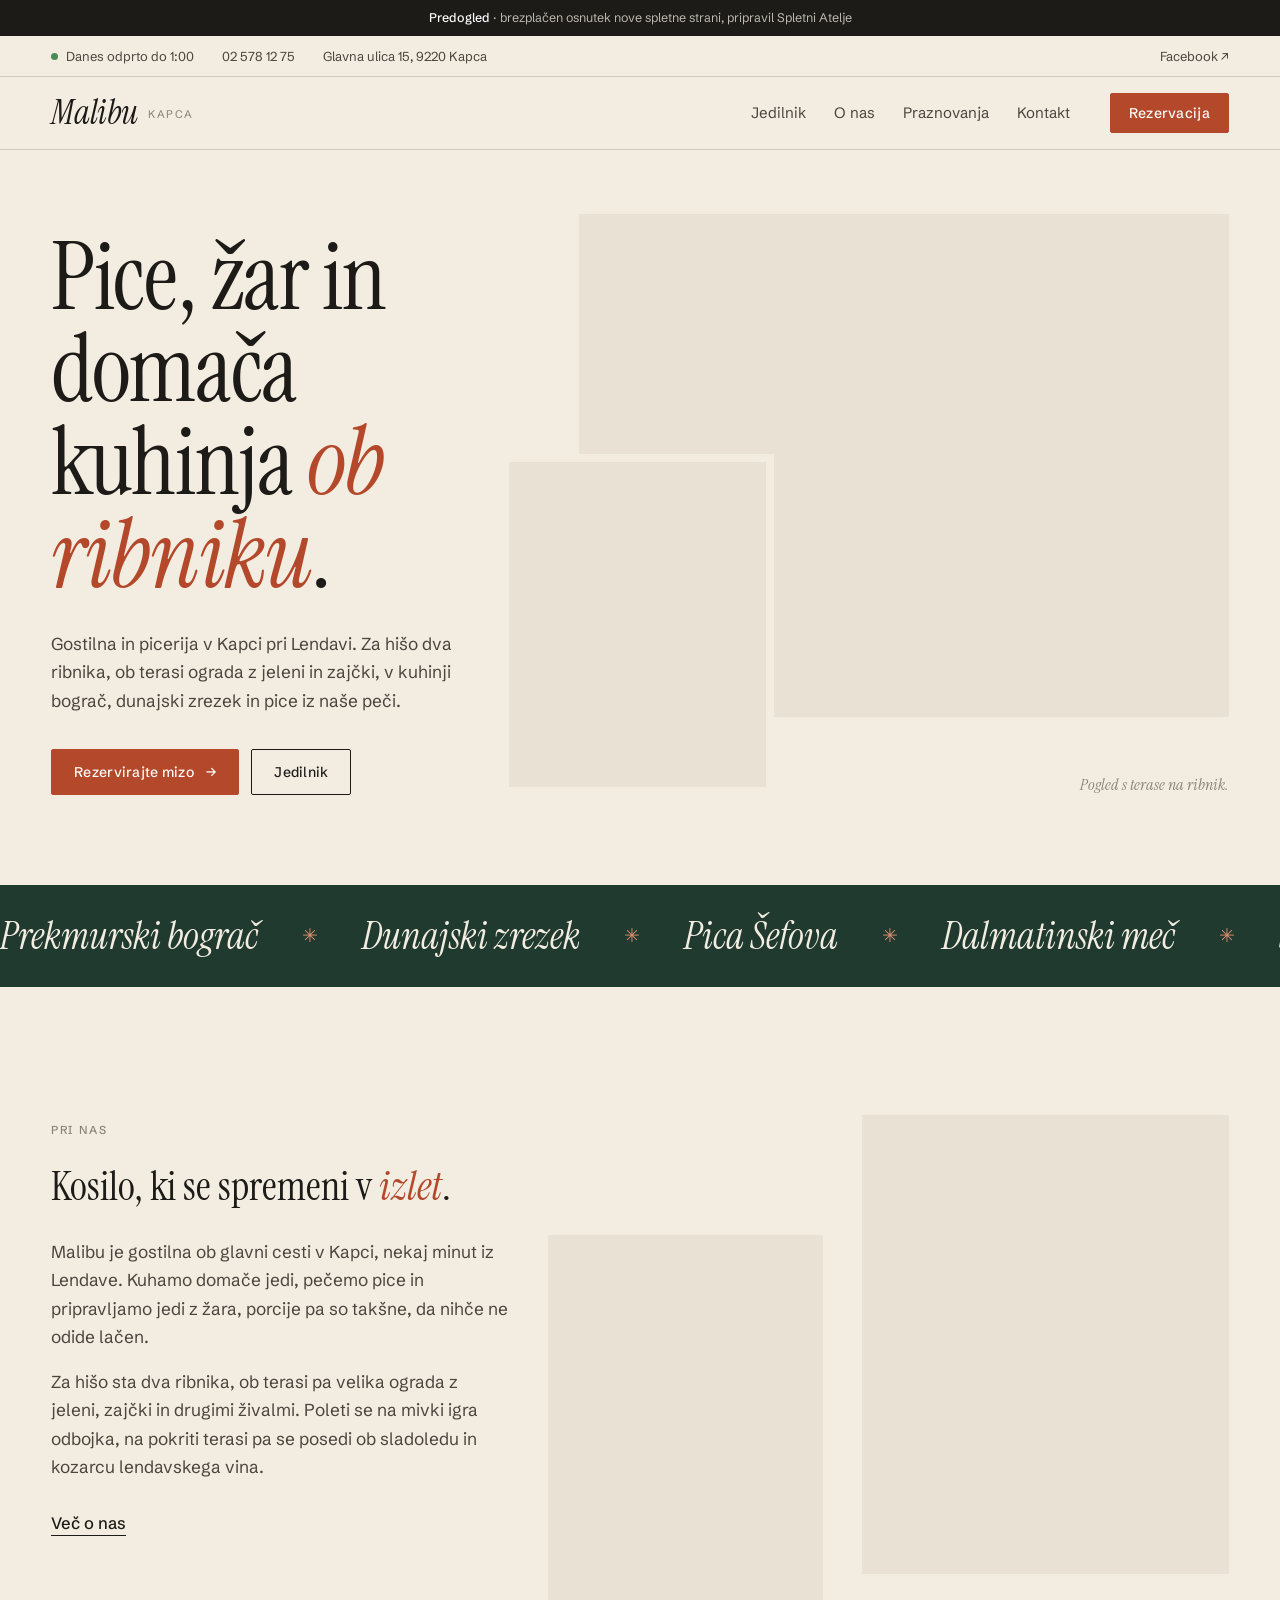
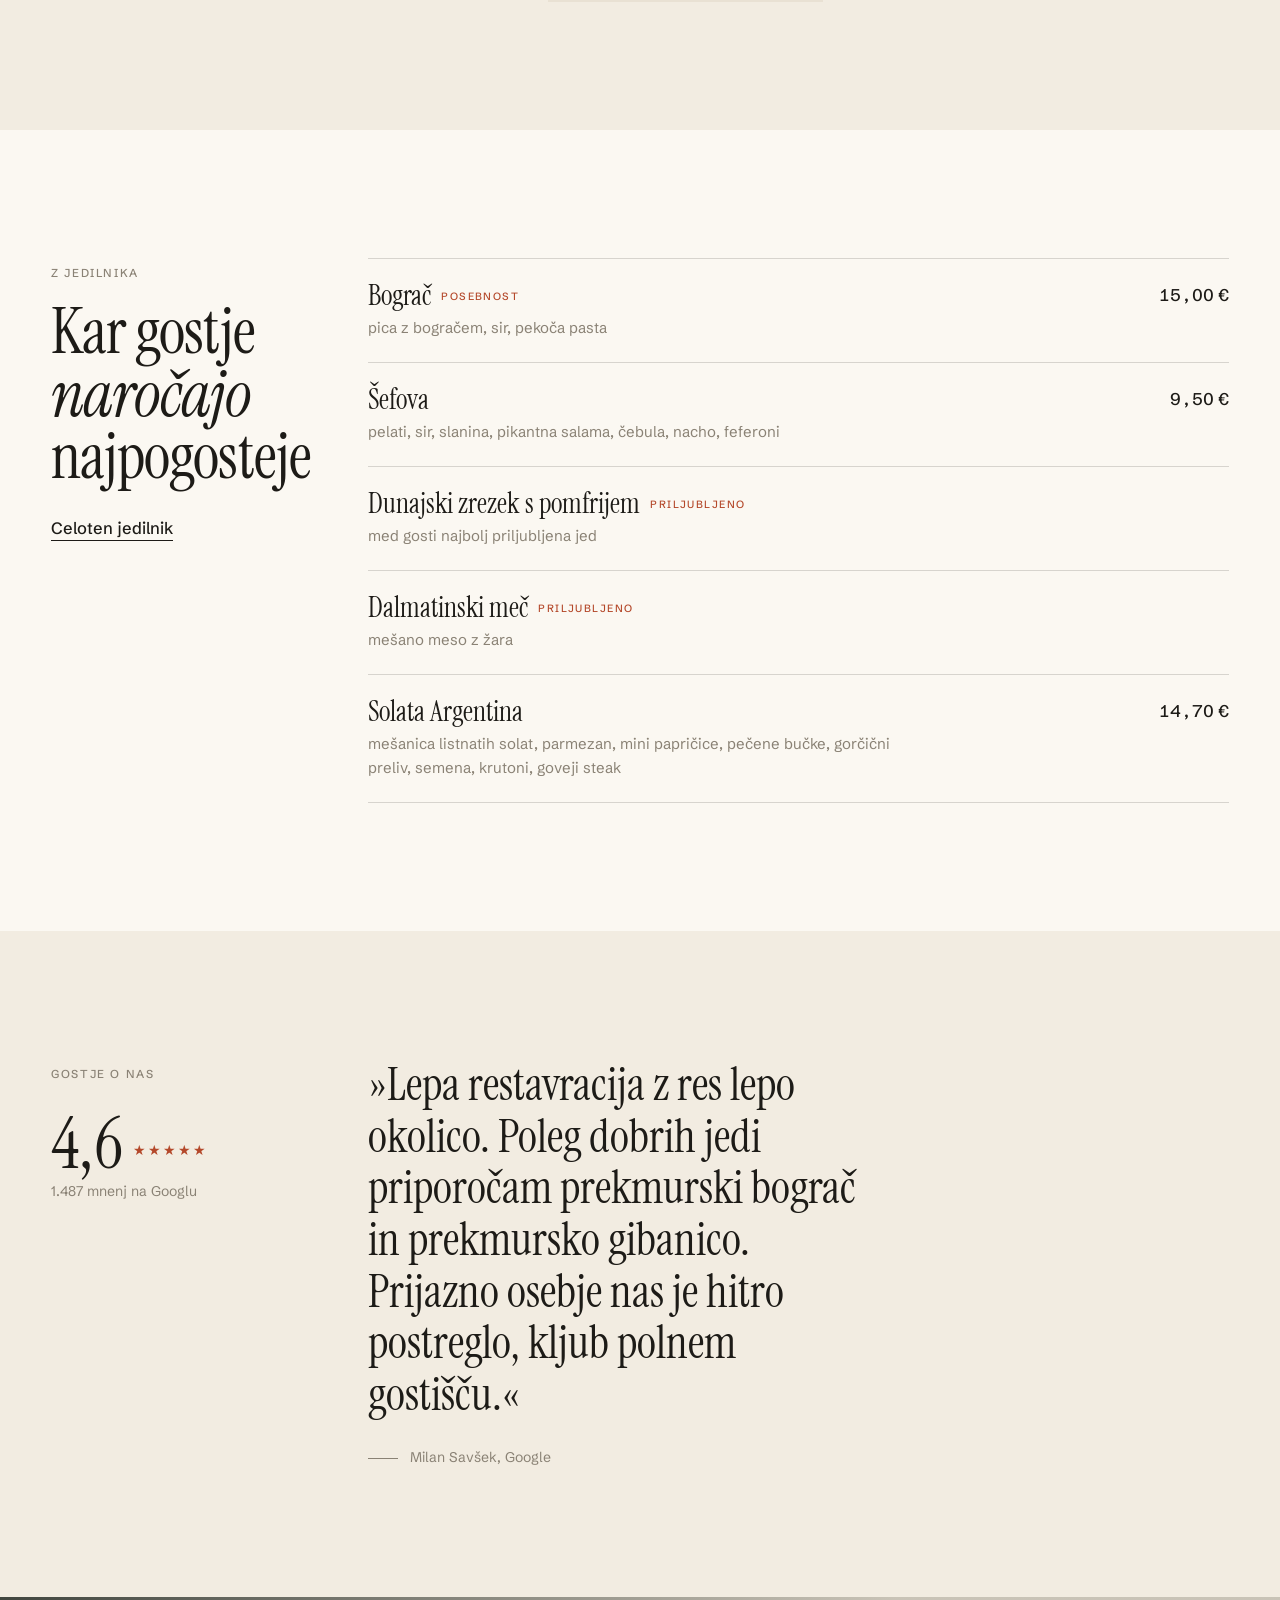
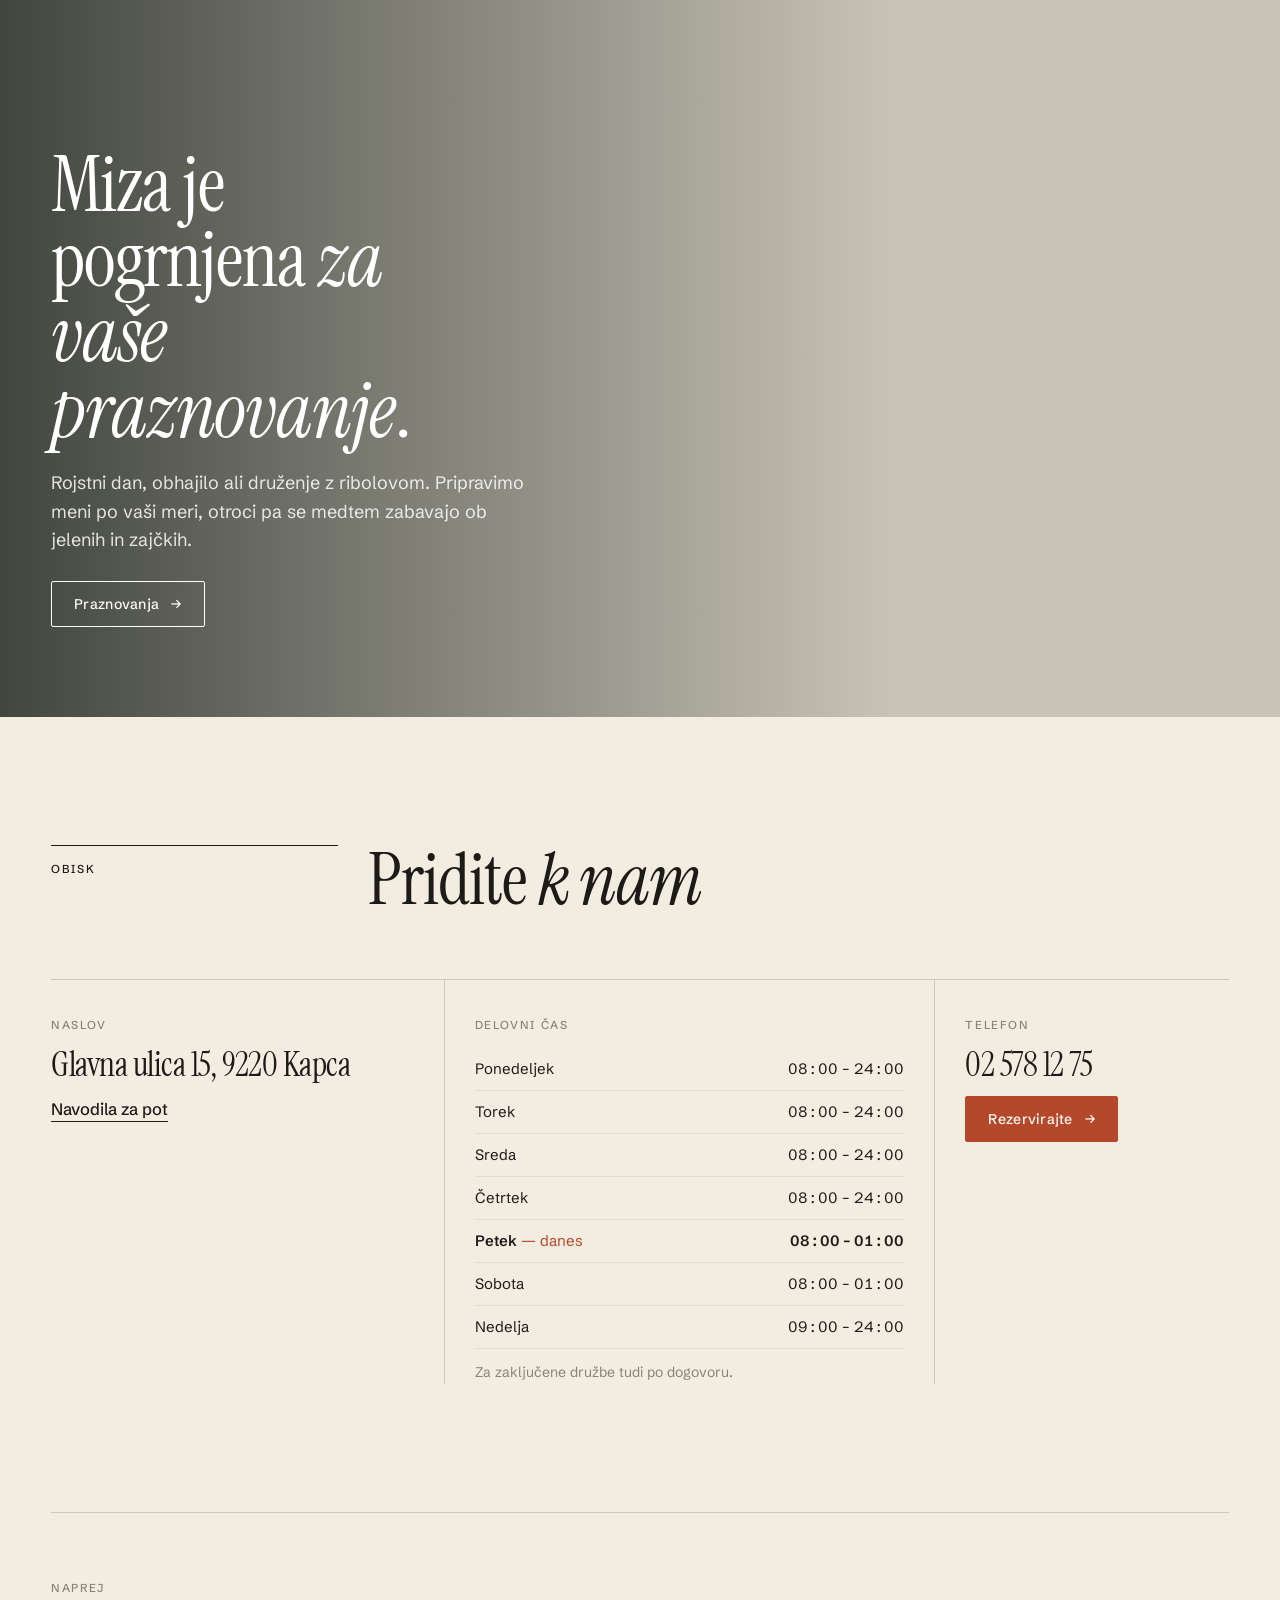
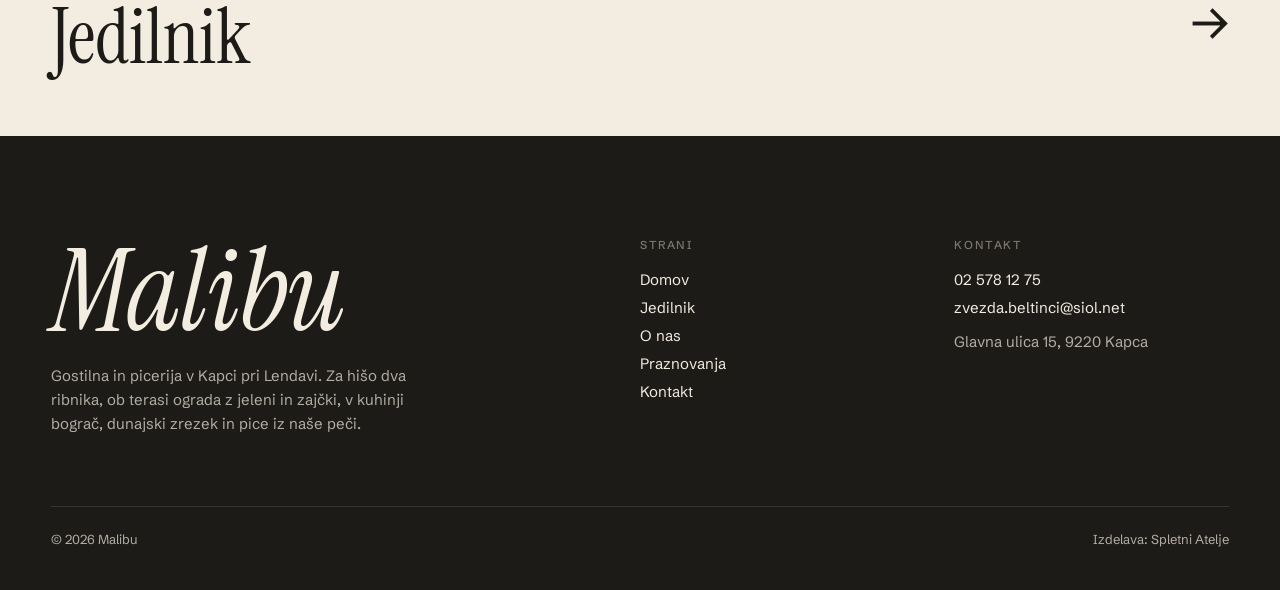
<file: index.html>
<!doctype html>
<html lang="sl">
<head>
<meta charset="utf-8">
<meta name="viewport" content="width=device-width, initial-scale=1">
<meta name="theme-color" content="#F2ECE1">
<title>domov</title>
<meta name="description" content="">
<meta name="referrer" content="no-referrer">
<link rel="preconnect" href="https://fonts.googleapis.com">
<link rel="preconnect" href="https://fonts.gstatic.com" crossorigin>
<link href="https://fonts.googleapis.com/css2?family=Instrument+Serif:ital@0;1&family=Schibsted+Grotesk:wght@400;500;600&display=swap" rel="stylesheet">
<link rel="stylesheet" href="stil.css">
</head>
<body data-stran="domov">
<div id="app"></div>
<script src="podatki.js"></script>
<script src="stran.js"></script>
</body>
</html>
</file>
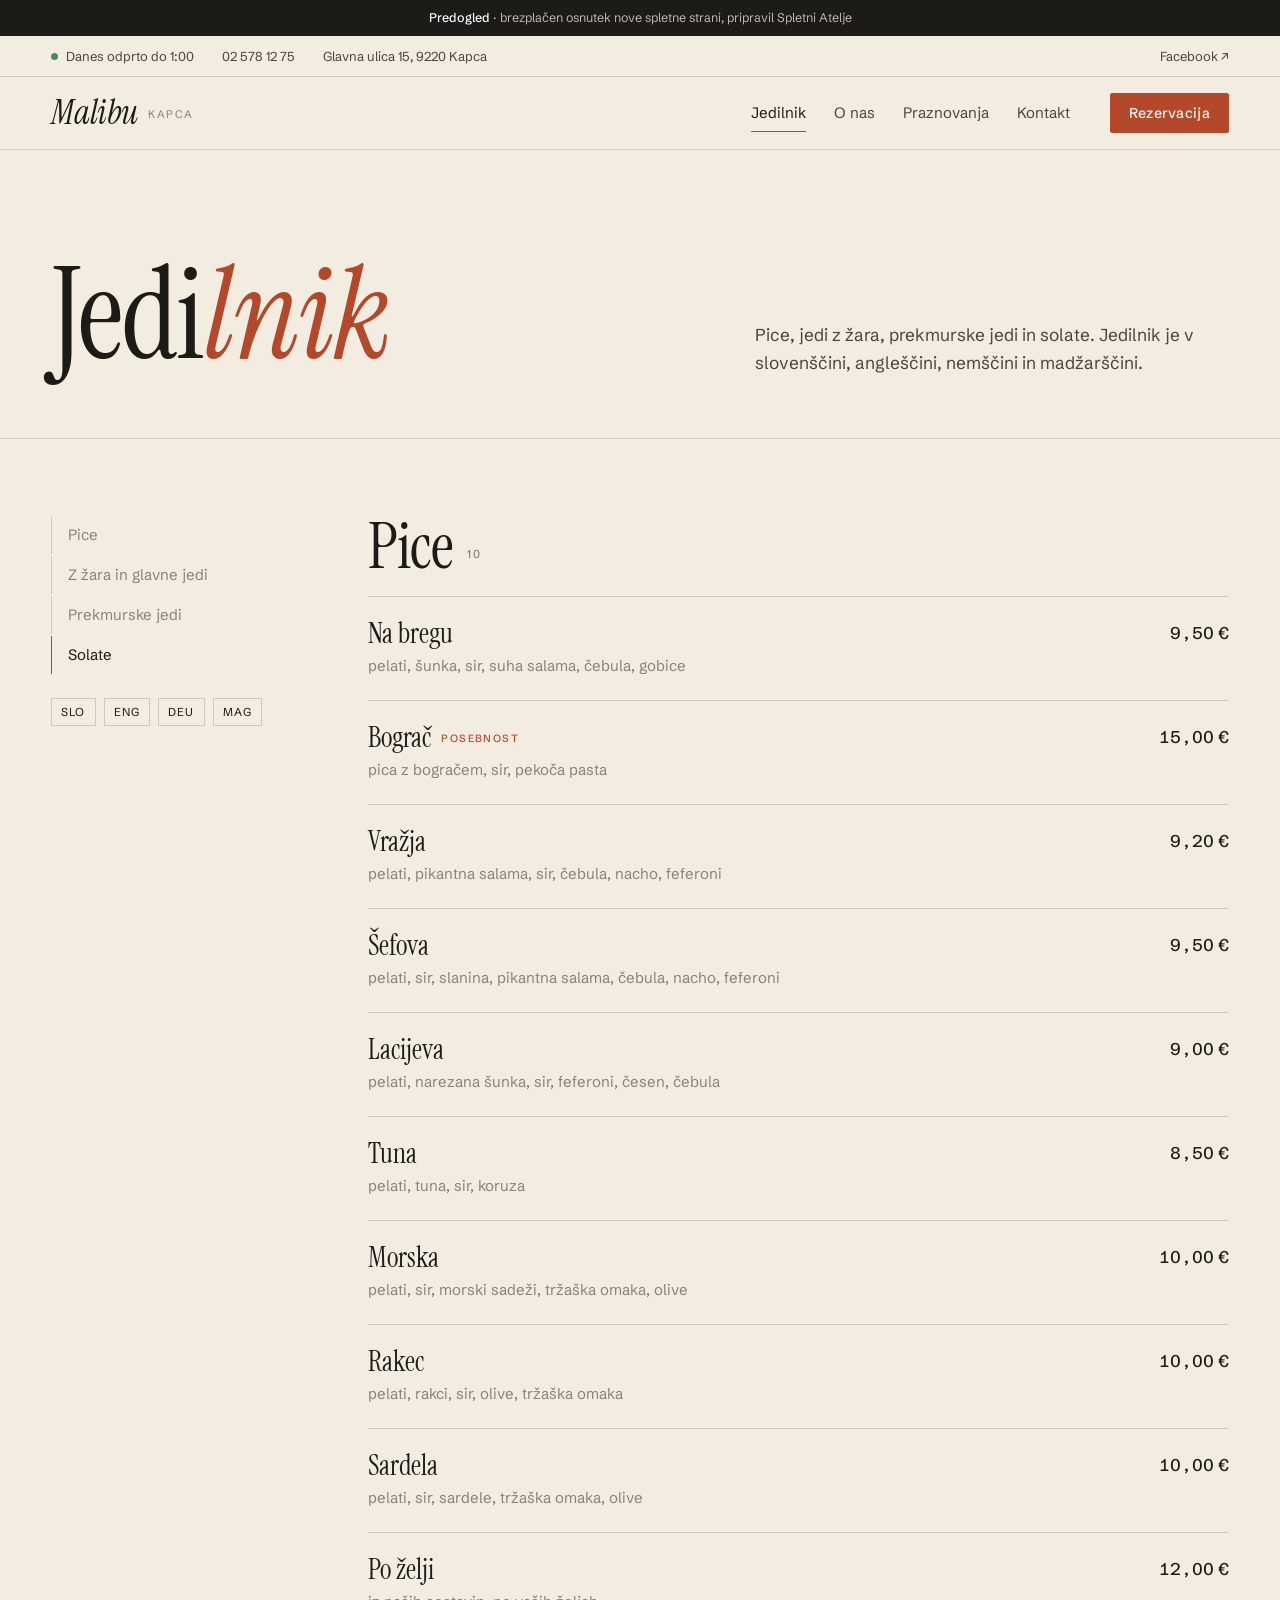
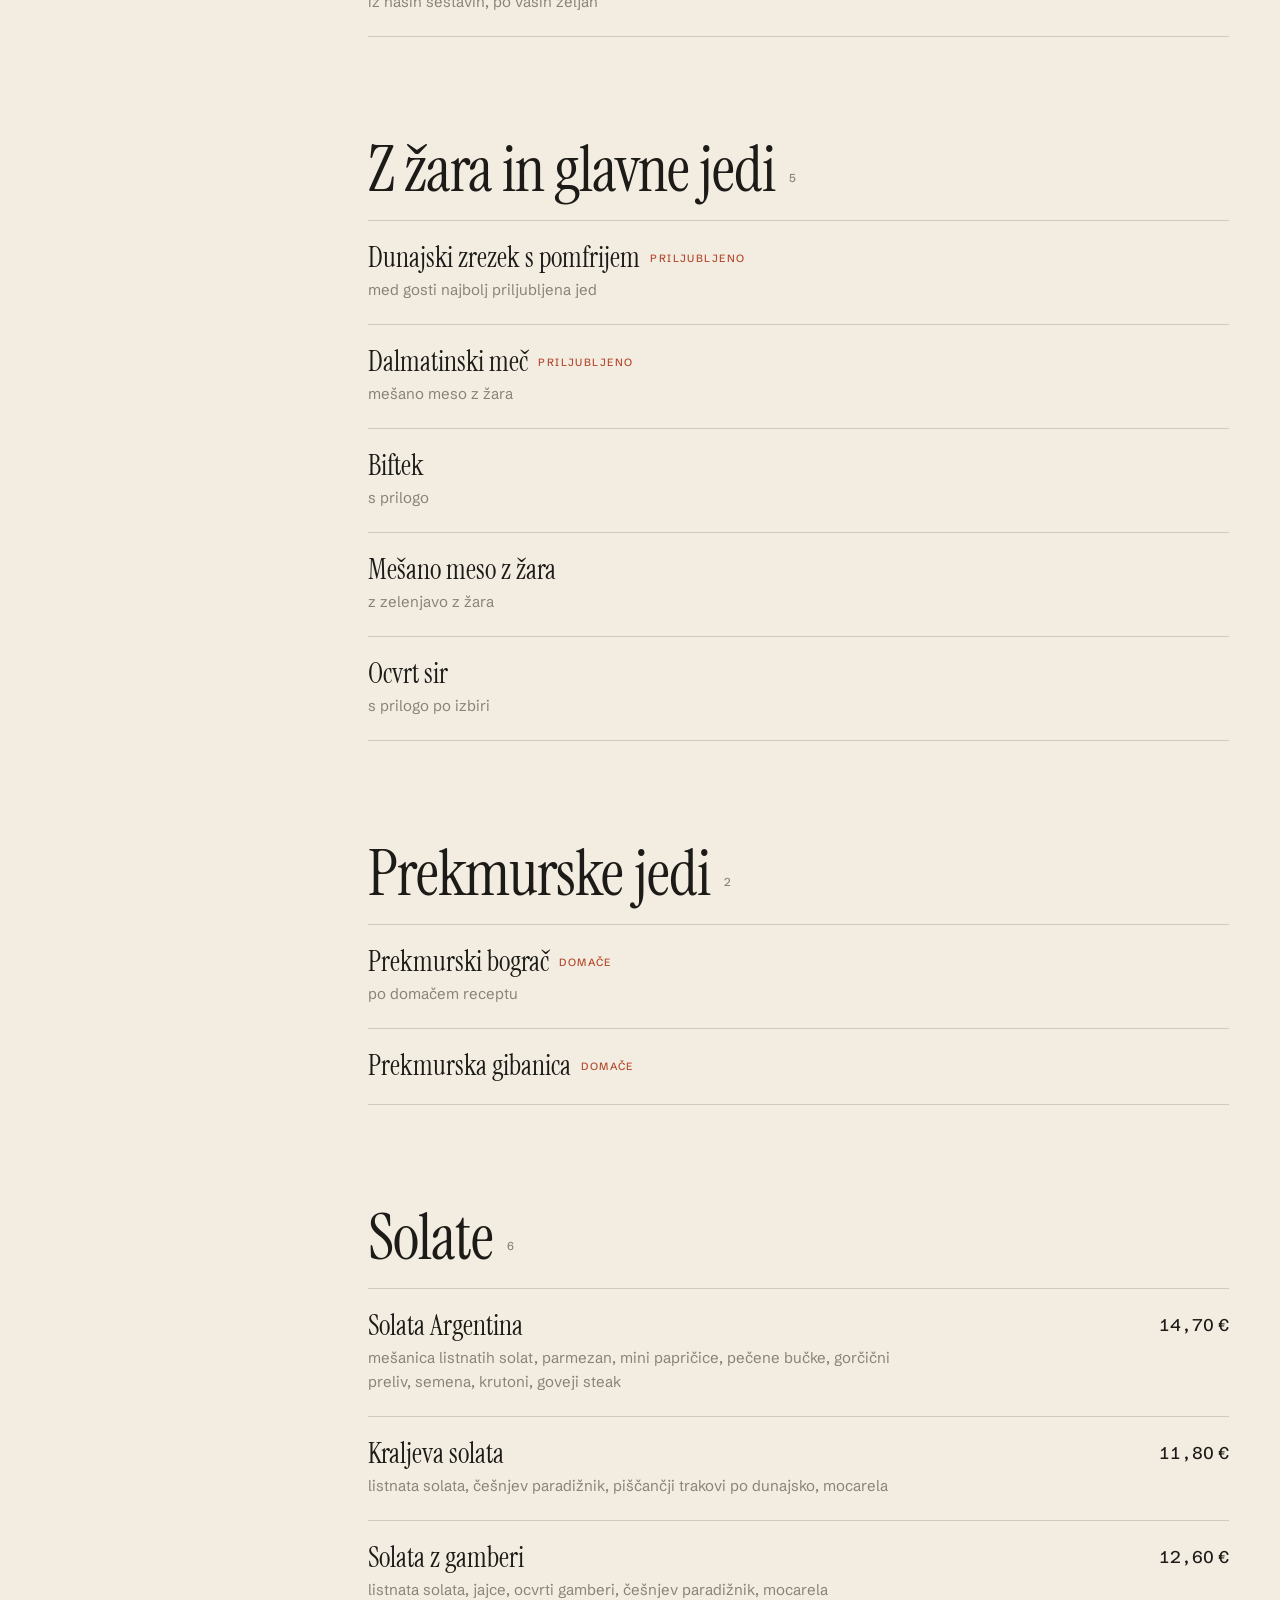
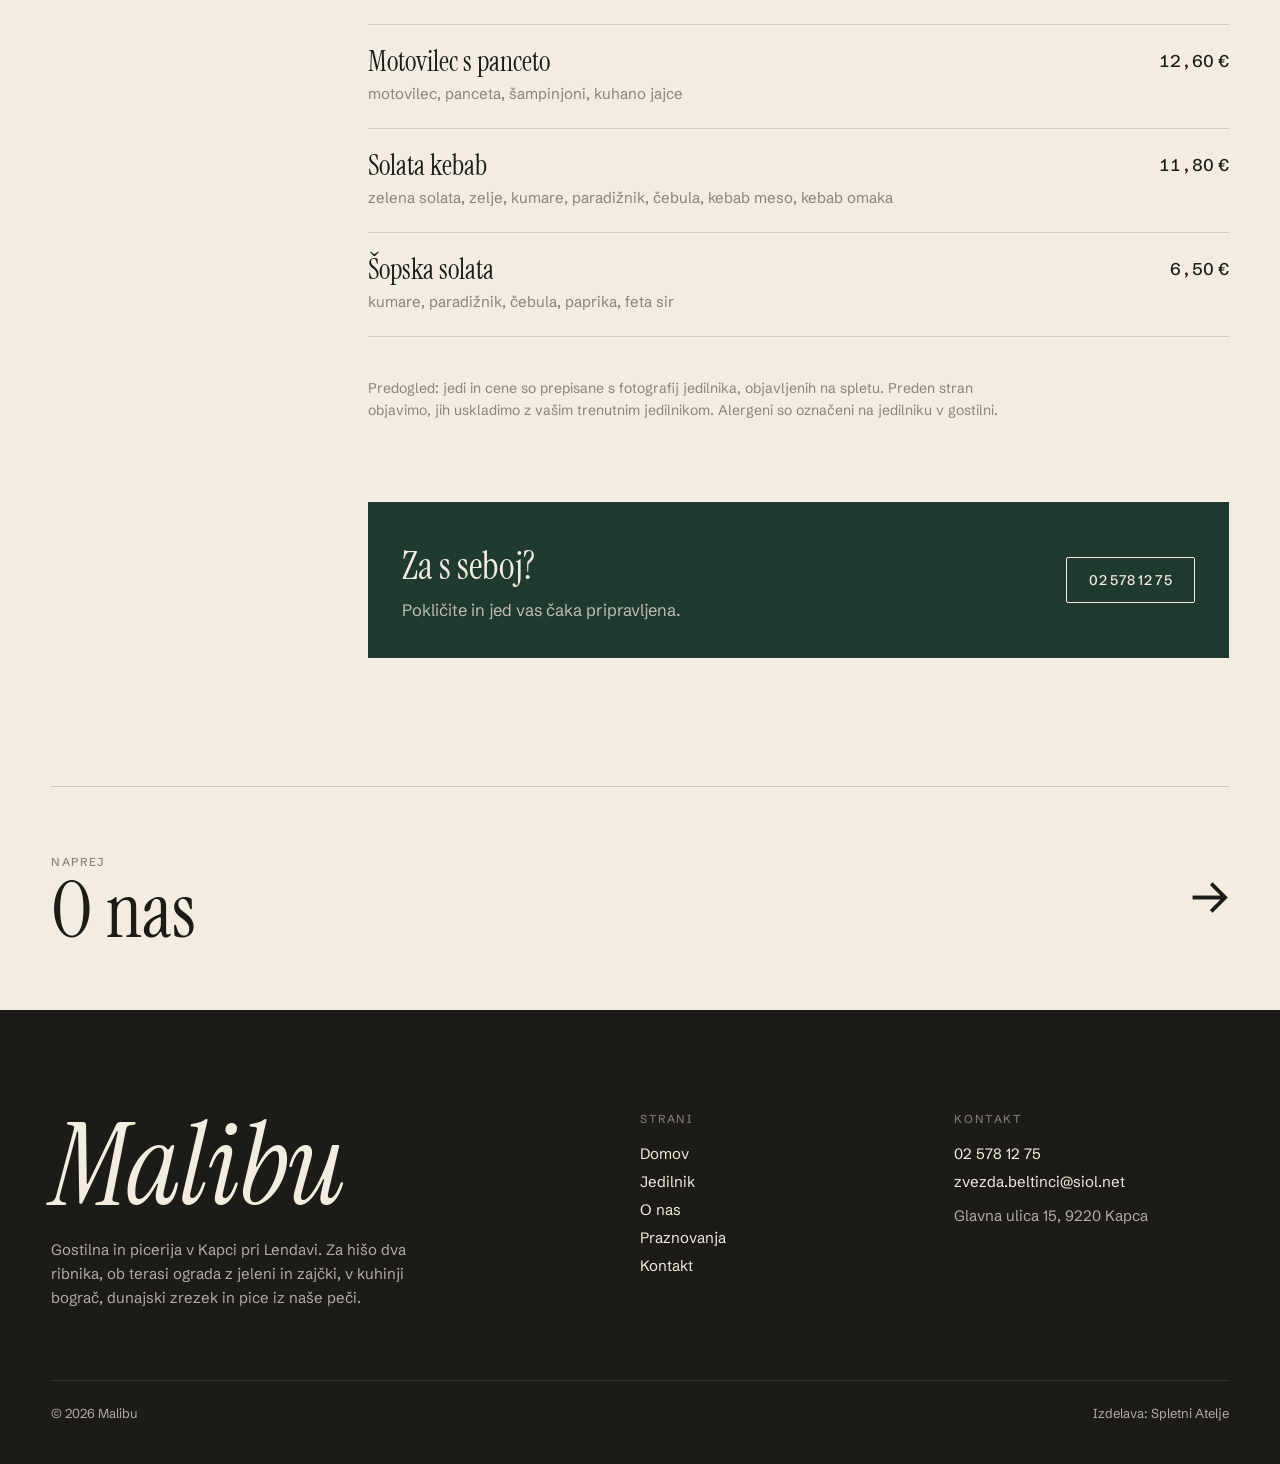
<file: jedilnik.html>
<!doctype html>
<html lang="sl">
<head>
<meta charset="utf-8">
<meta name="viewport" content="width=device-width, initial-scale=1">
<meta name="theme-color" content="#F2ECE1">
<title>jedilnik</title>
<meta name="description" content="">
<meta name="referrer" content="no-referrer">
<link rel="preconnect" href="https://fonts.googleapis.com">
<link rel="preconnect" href="https://fonts.gstatic.com" crossorigin>
<link href="https://fonts.googleapis.com/css2?family=Instrument+Serif:ital@0;1&family=Schibsted+Grotesk:wght@400;500;600&display=swap" rel="stylesheet">
<link rel="stylesheet" href="stil.css">
</head>
<body data-stran="jedilnik">
<div id="app"></div>
<script src="podatki.js"></script>
<script src="stran.js"></script>
</body>
</html>
</file>
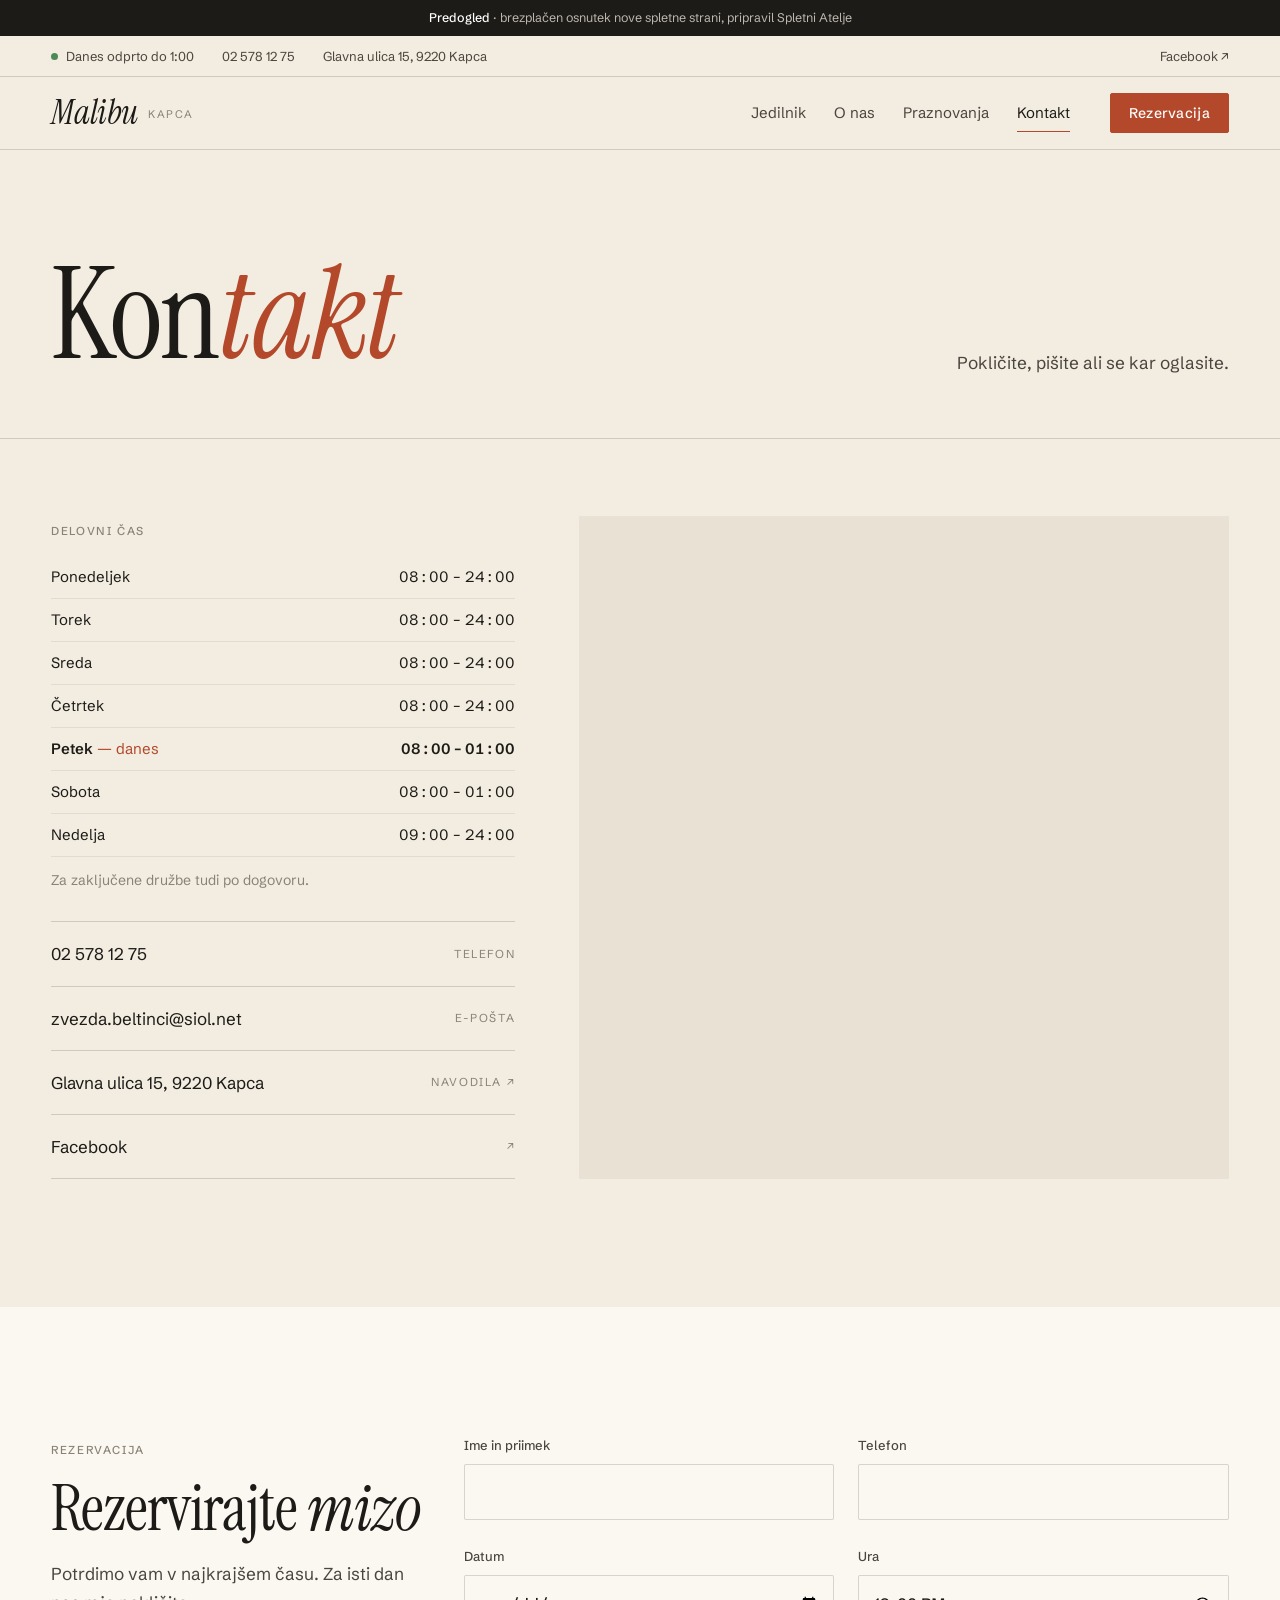
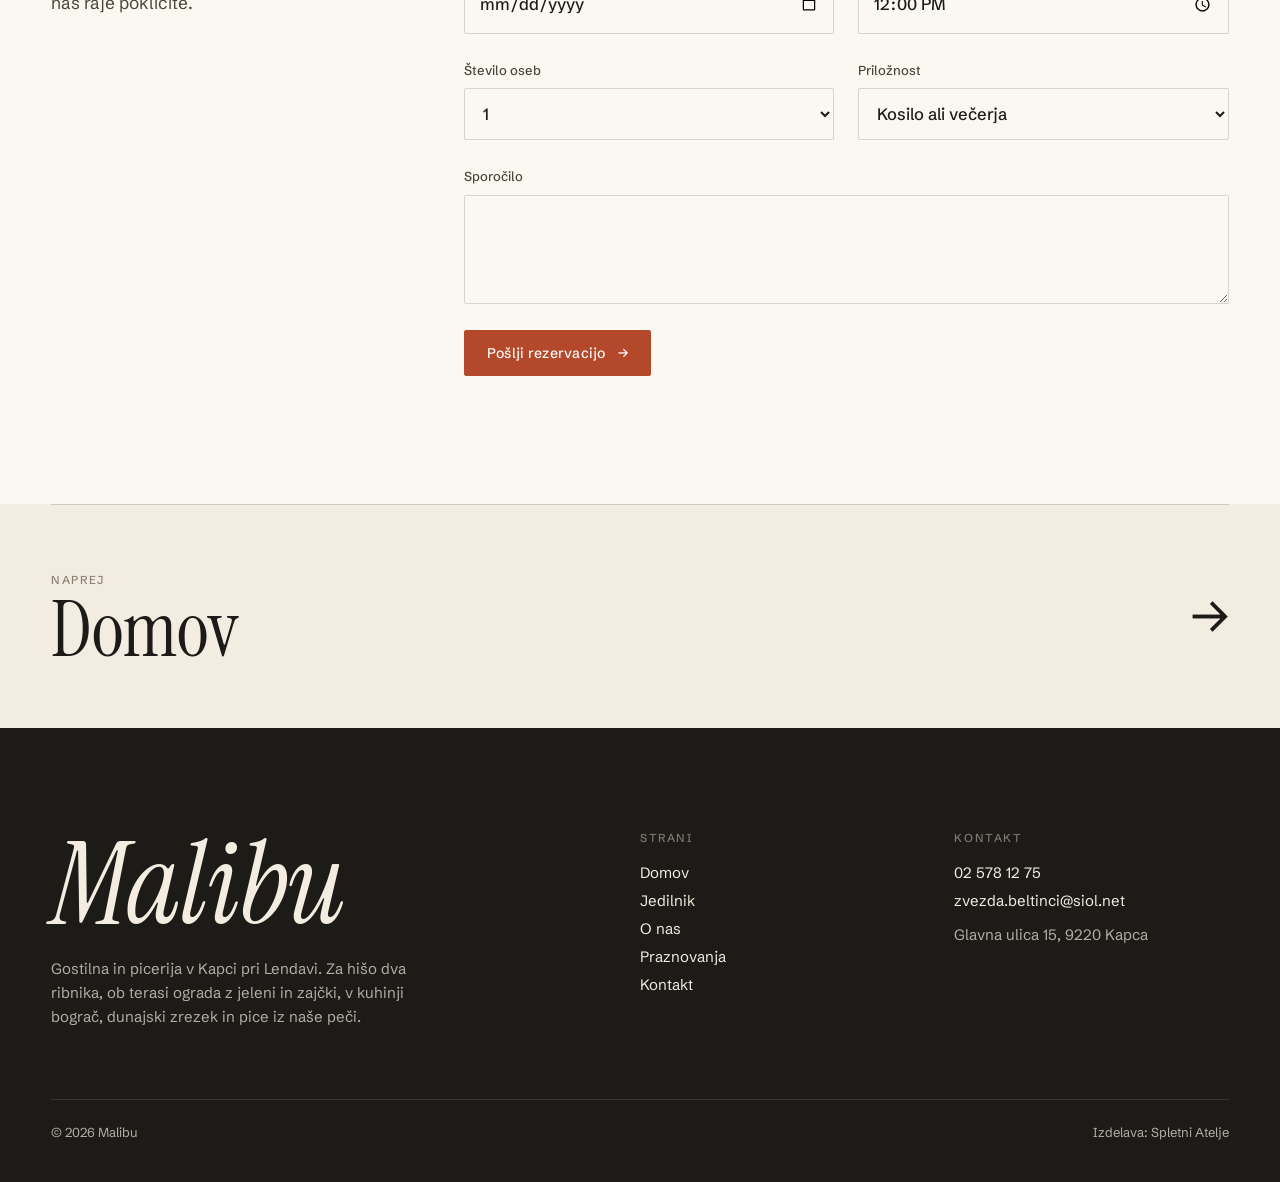
<file: kontakt.html>
<!doctype html>
<html lang="sl">
<head>
<meta charset="utf-8">
<meta name="viewport" content="width=device-width, initial-scale=1">
<meta name="theme-color" content="#F2ECE1">
<title>kontakt</title>
<meta name="description" content="">
<meta name="referrer" content="no-referrer">
<link rel="preconnect" href="https://fonts.googleapis.com">
<link rel="preconnect" href="https://fonts.gstatic.com" crossorigin>
<link href="https://fonts.googleapis.com/css2?family=Instrument+Serif:ital@0;1&family=Schibsted+Grotesk:wght@400;500;600&display=swap" rel="stylesheet">
<link rel="stylesheet" href="stil.css">
</head>
<body data-stran="kontakt">
<div id="app"></div>
<script src="podatki.js"></script>
<script src="stran.js"></script>
</body>
</html>
</file>
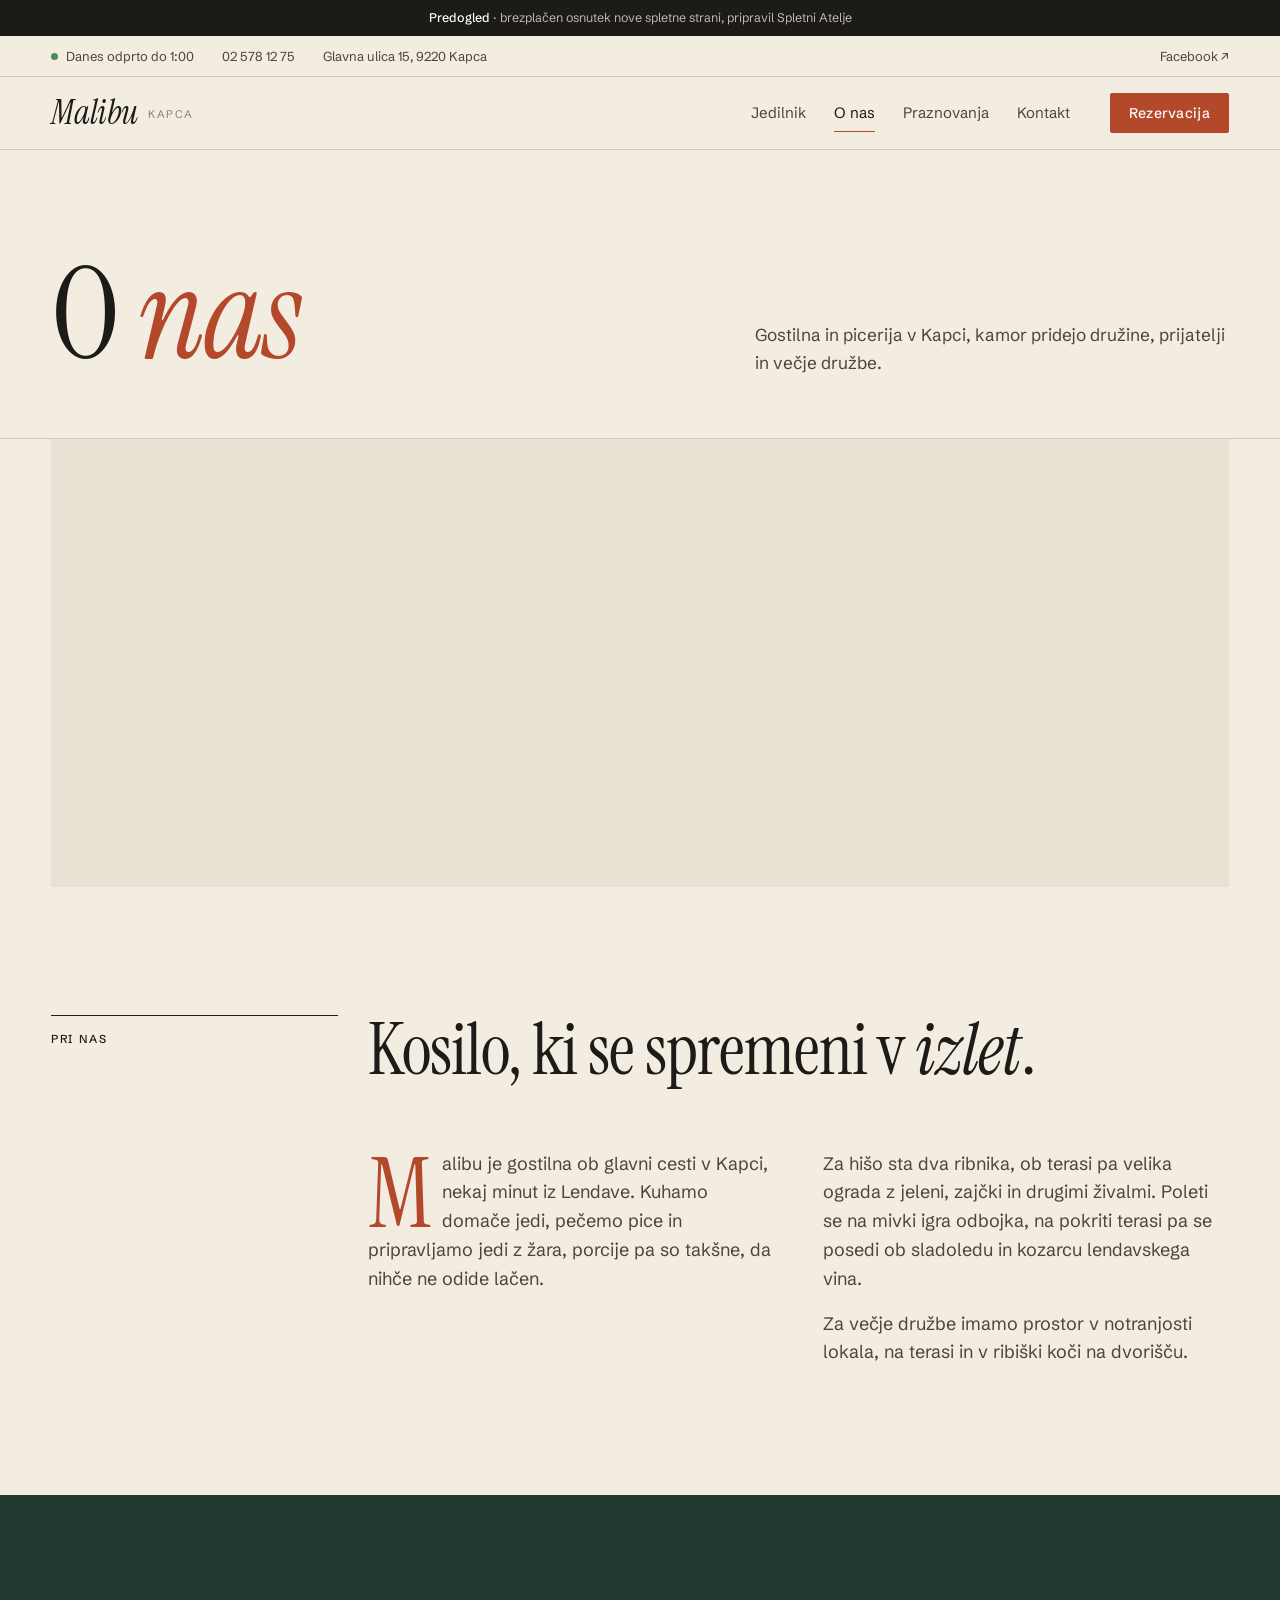
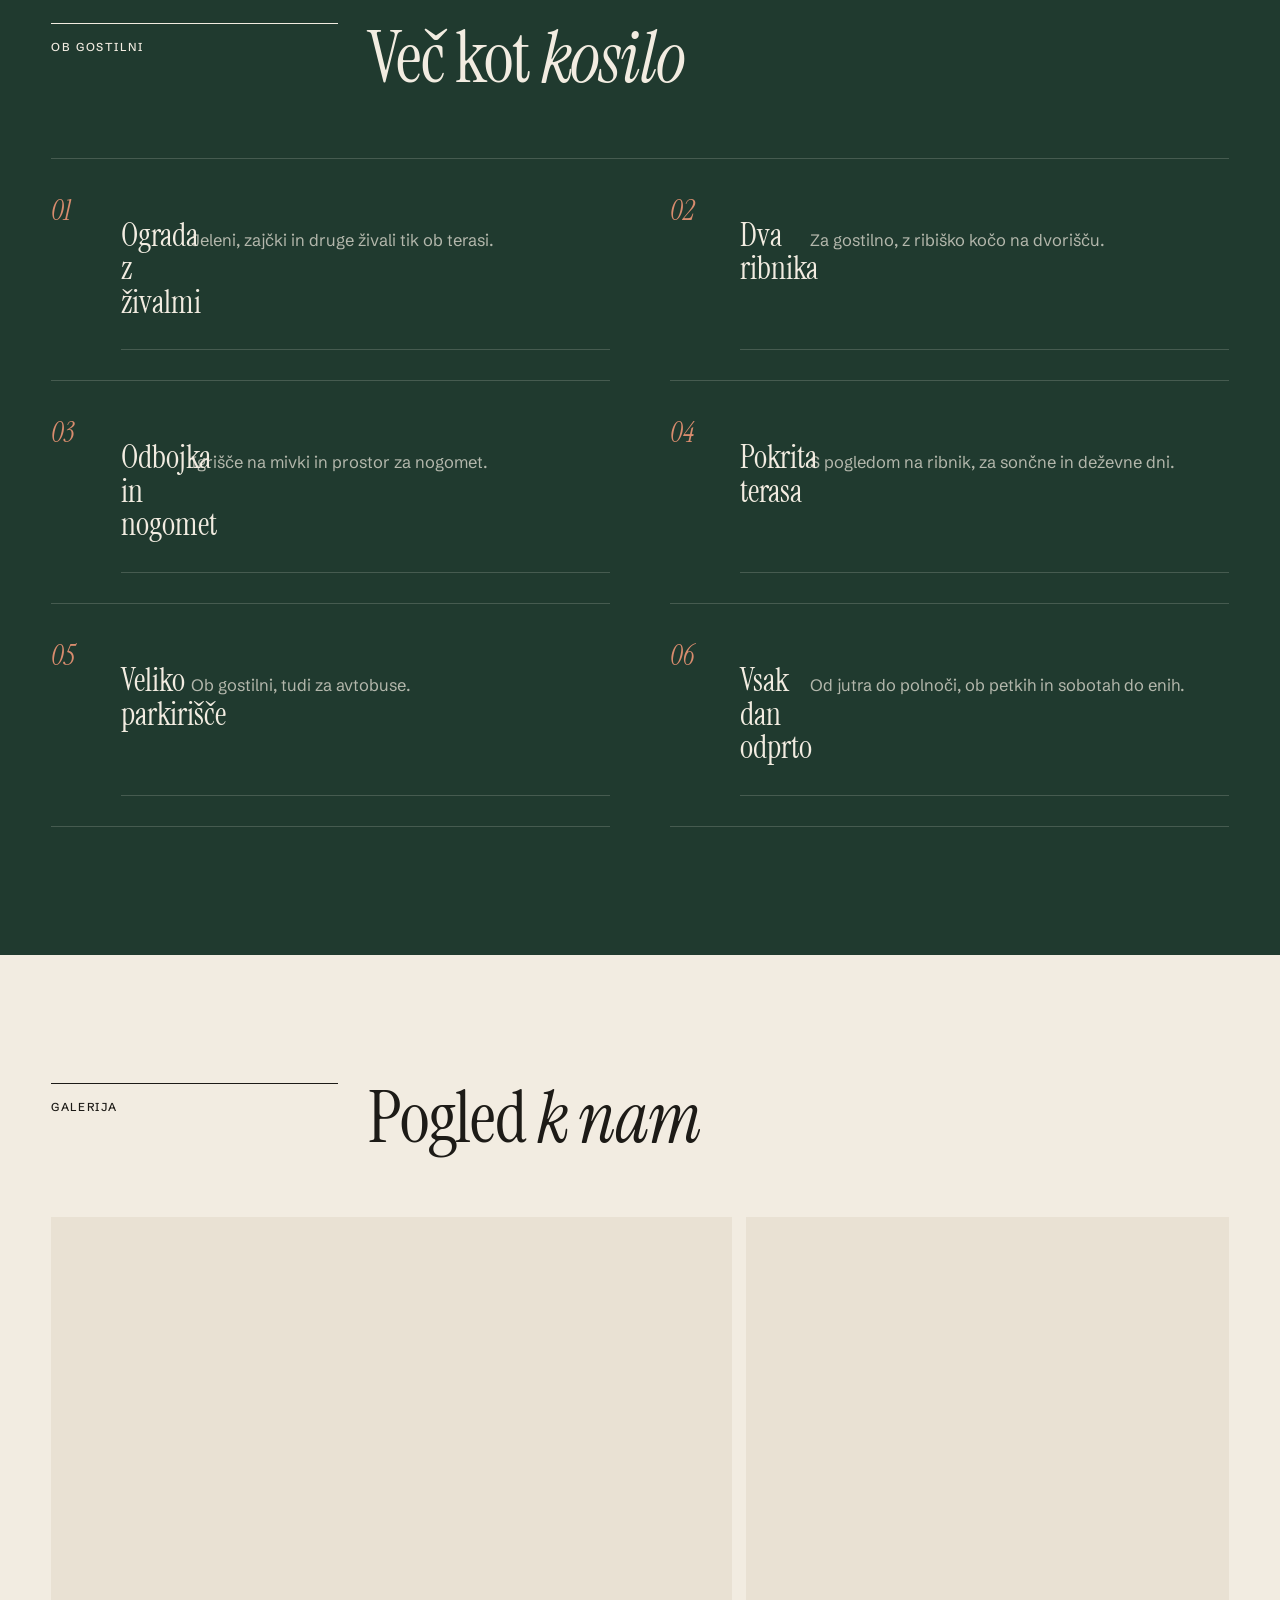
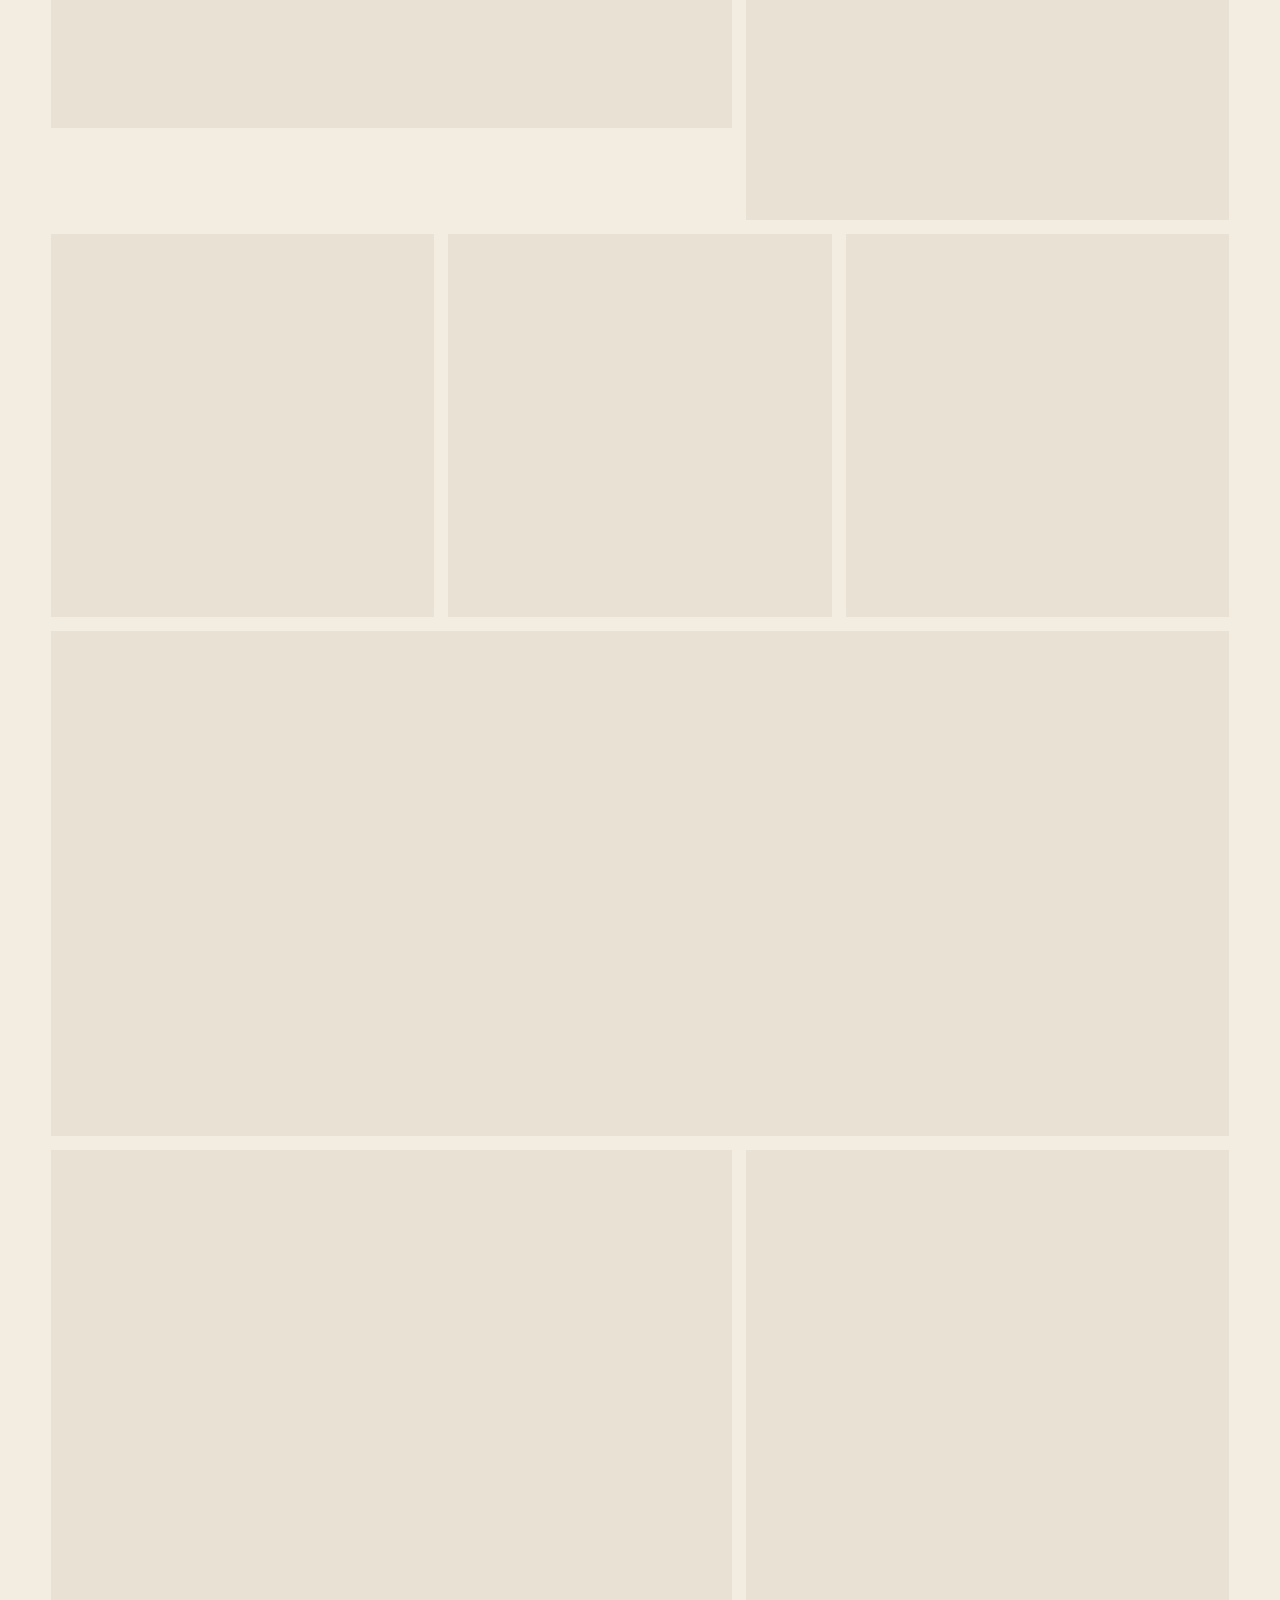
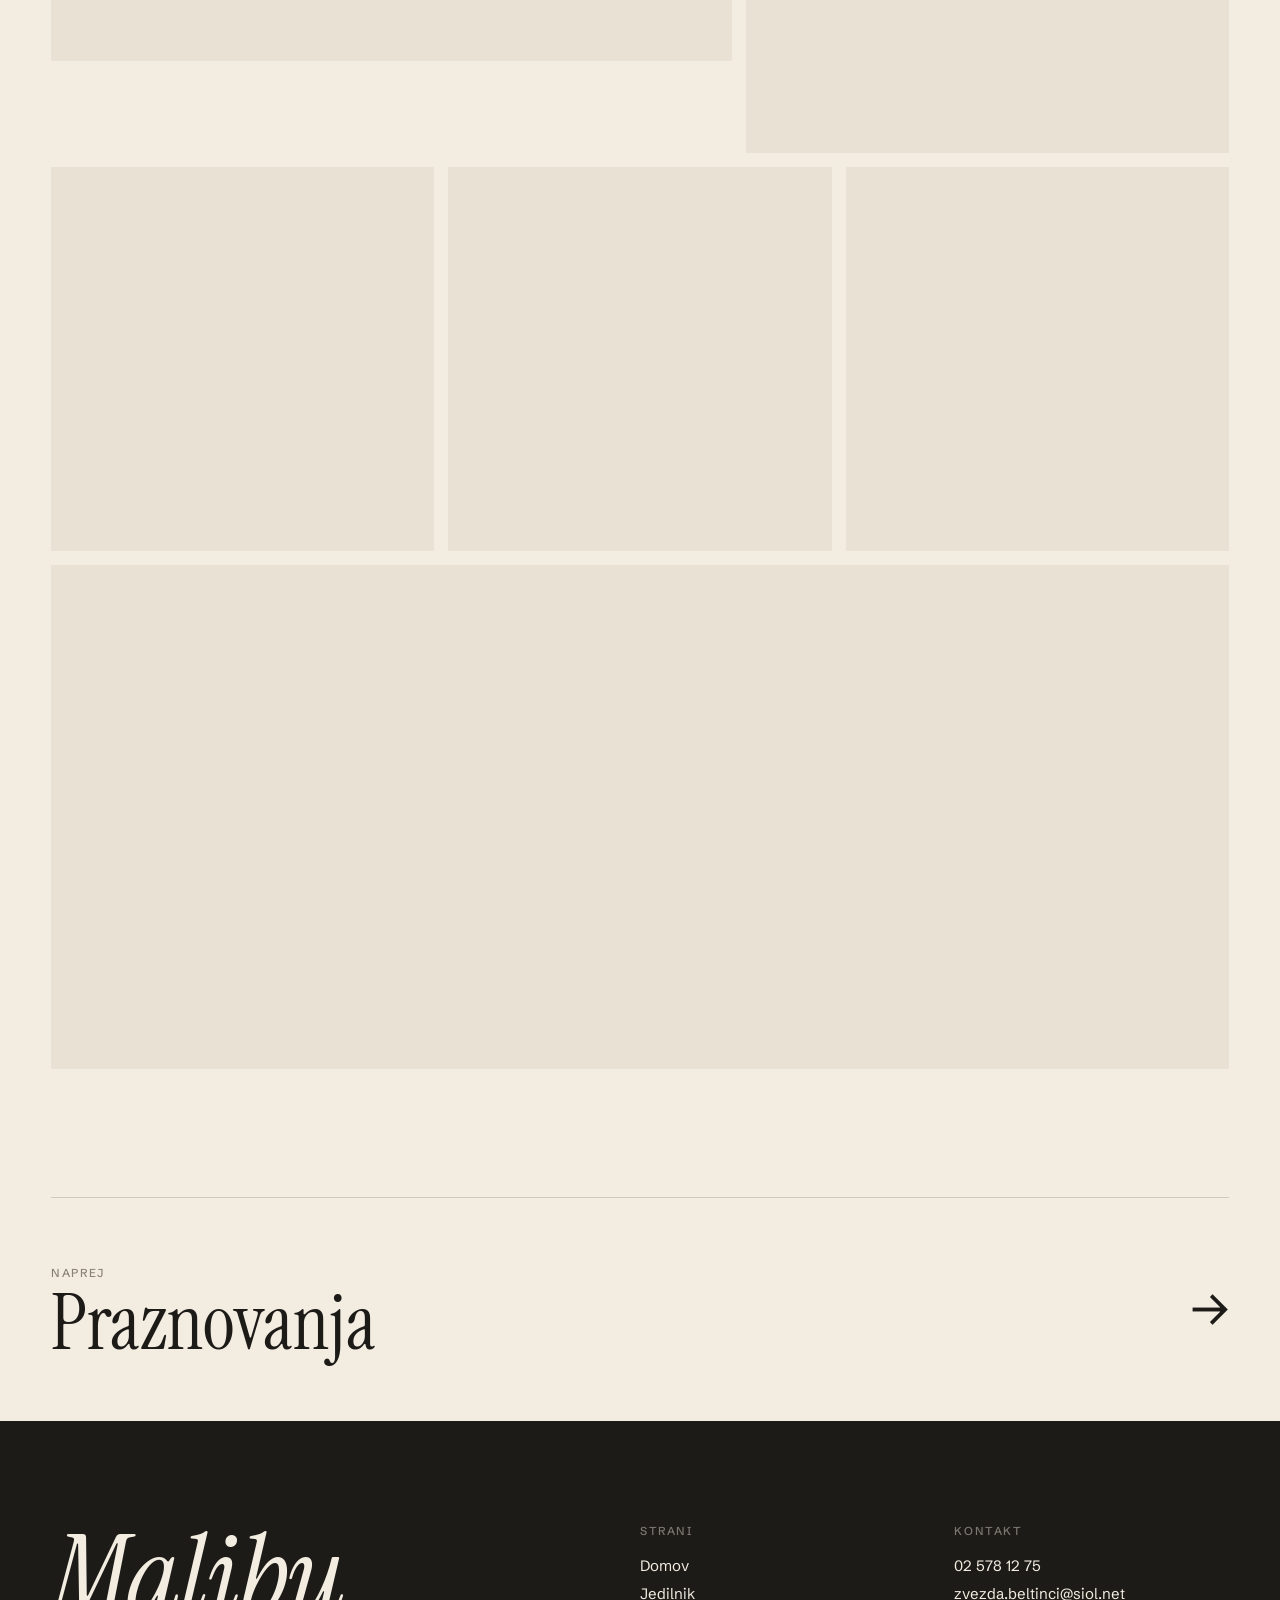
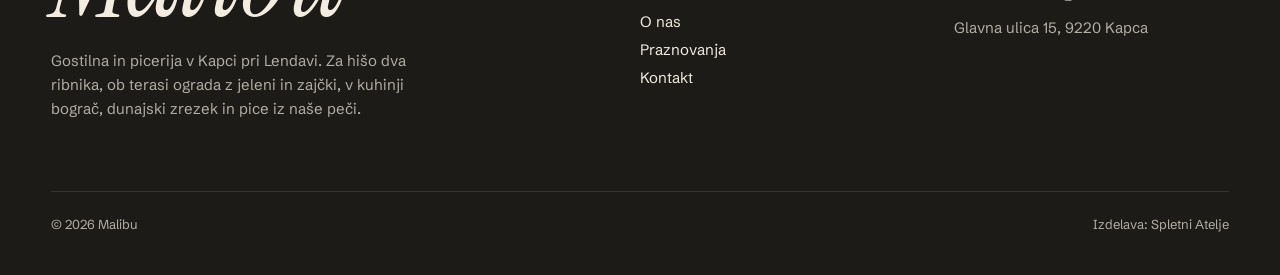
<file: o-nas.html>
<!doctype html>
<html lang="sl">
<head>
<meta charset="utf-8">
<meta name="viewport" content="width=device-width, initial-scale=1">
<meta name="theme-color" content="#F2ECE1">
<title>onas</title>
<meta name="description" content="">
<meta name="referrer" content="no-referrer">
<link rel="preconnect" href="https://fonts.googleapis.com">
<link rel="preconnect" href="https://fonts.gstatic.com" crossorigin>
<link href="https://fonts.googleapis.com/css2?family=Instrument+Serif:ital@0;1&family=Schibsted+Grotesk:wght@400;500;600&display=swap" rel="stylesheet">
<link rel="stylesheet" href="stil.css">
</head>
<body data-stran="onas">
<div id="app"></div>
<script src="podatki.js"></script>
<script src="stran.js"></script>
</body>
</html>
</file>
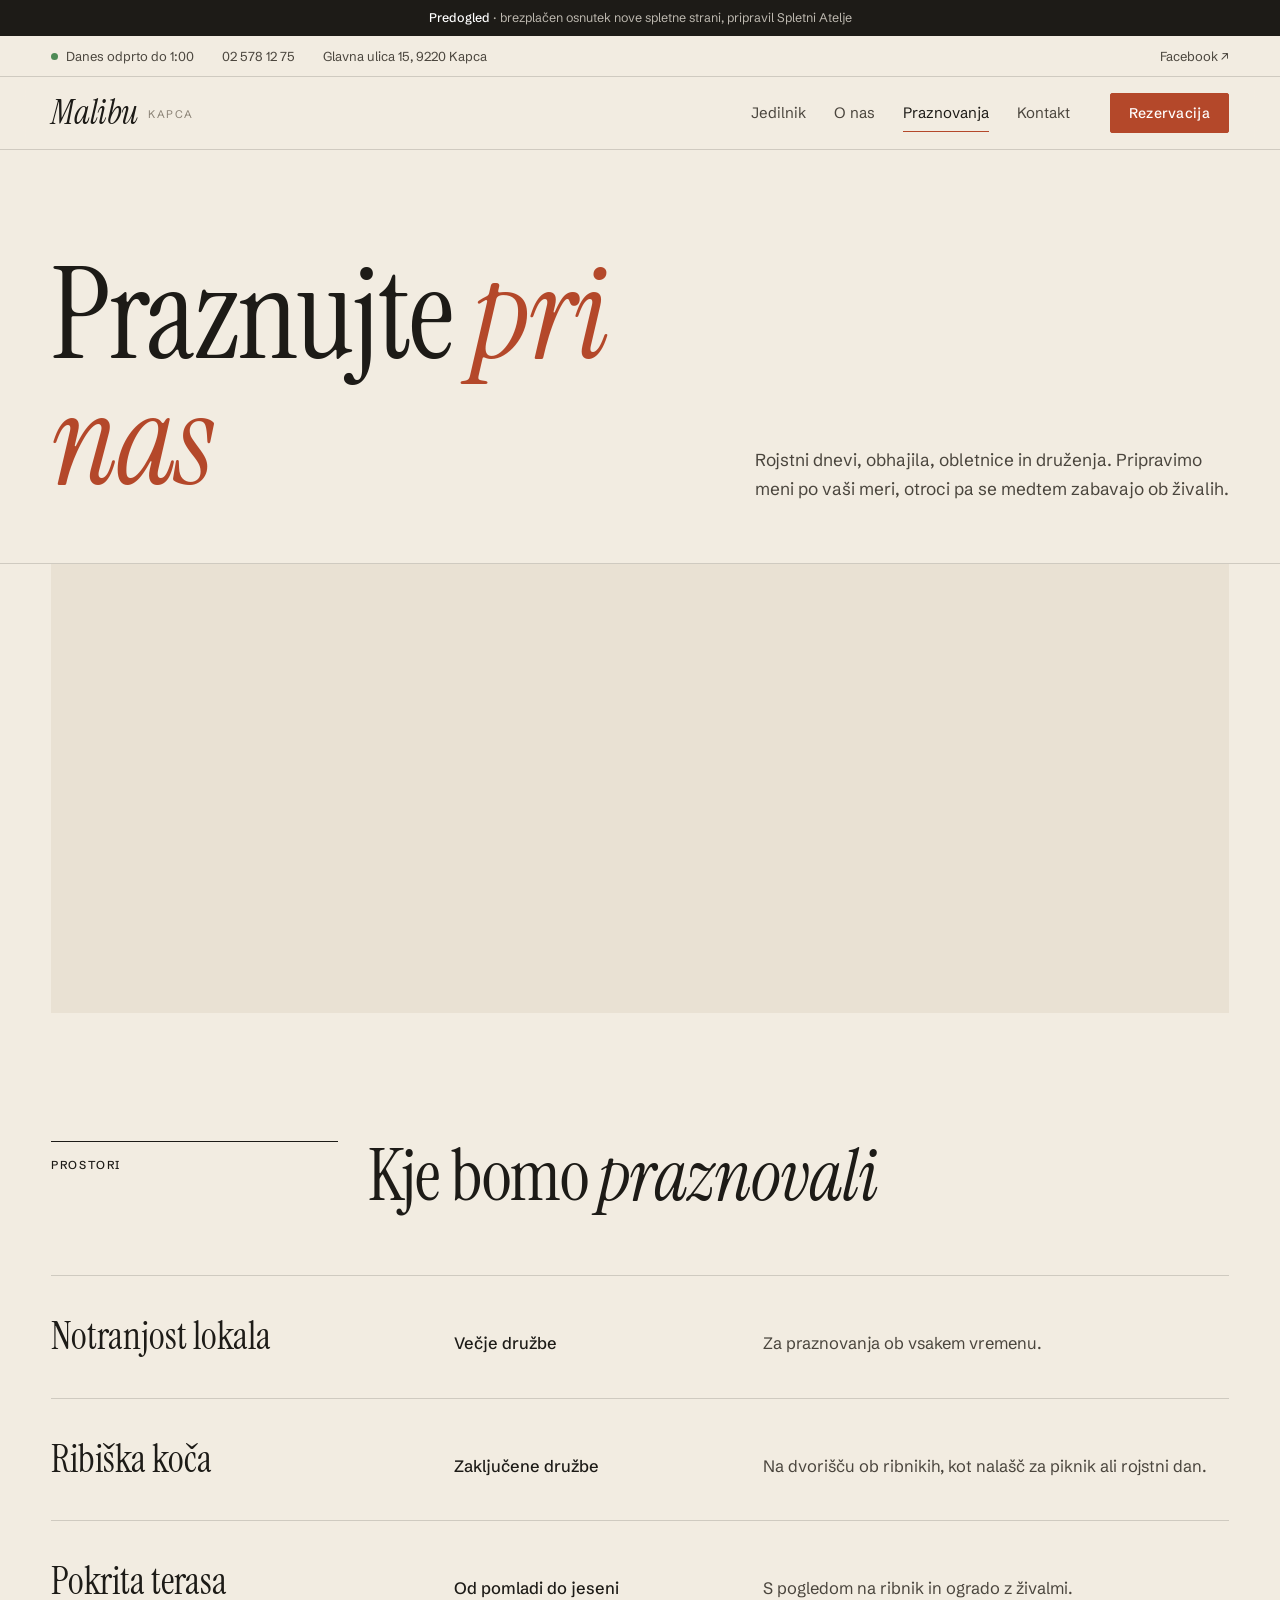
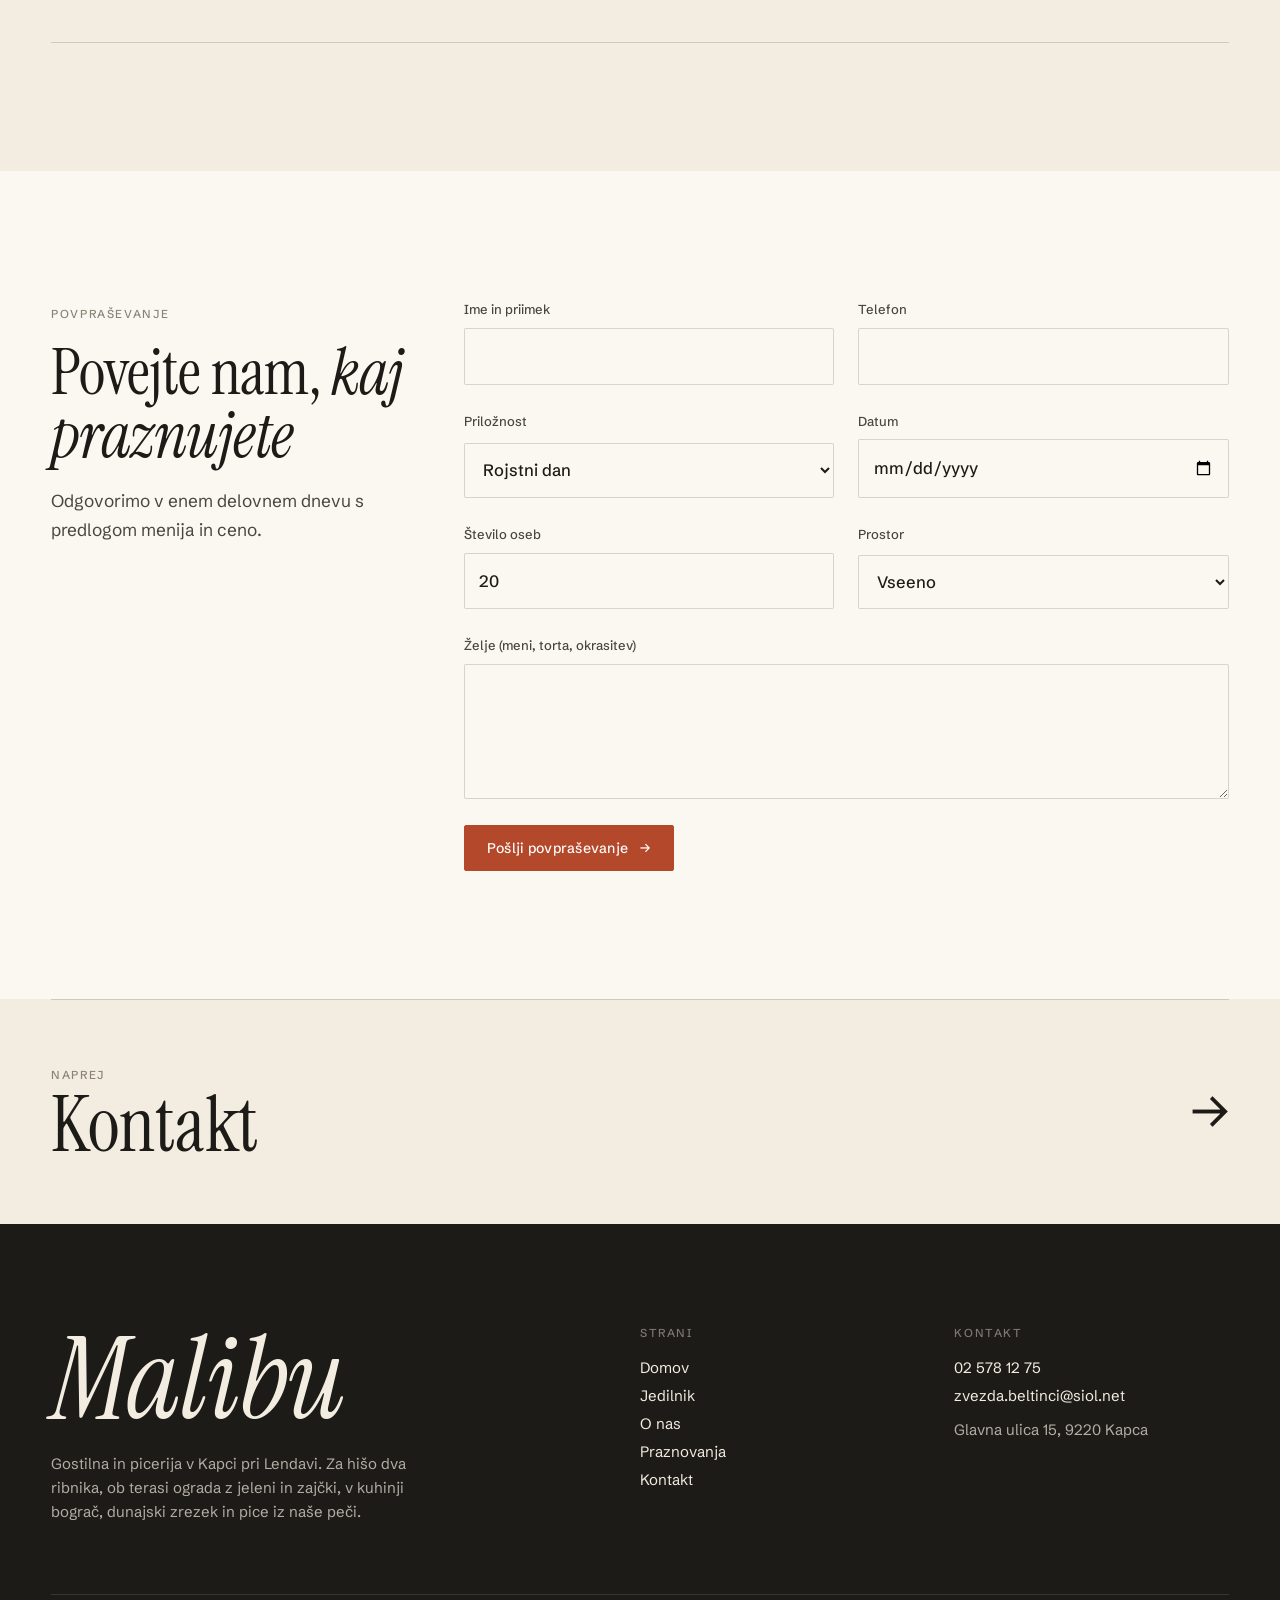
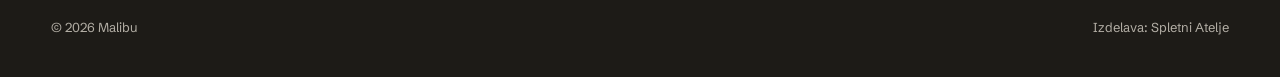
<file: praznovanja.html>
<!doctype html>
<html lang="sl">
<head>
<meta charset="utf-8">
<meta name="viewport" content="width=device-width, initial-scale=1">
<meta name="theme-color" content="#F2ECE1">
<title>praznovanja</title>
<meta name="description" content="">
<meta name="referrer" content="no-referrer">
<link rel="preconnect" href="https://fonts.googleapis.com">
<link rel="preconnect" href="https://fonts.gstatic.com" crossorigin>
<link href="https://fonts.googleapis.com/css2?family=Instrument+Serif:ital@0;1&family=Schibsted+Grotesk:wght@400;500;600&display=swap" rel="stylesheet">
<link rel="stylesheet" href="stil.css">
</head>
<body data-stran="praznovanja">
<div id="app"></div>
<script src="podatki.js"></script>
<script src="stran.js"></script>
</body>
</html>
</file>
<file: stil.css>
/* Spletni Atelje · predloga za gostilne, UREDNIŠKI slog (papir + zelena + rja) */
:root{
  --papir:#F2ECE1; --papir2:#E9E1D3; --papir3:#FBF8F2;
  --crnilo:#1D1B17; --crnilo2:#4A453D; --crnilo3:#8A8275;
  --zelena:#203A2F; --zelena2:#2B4A3D; --zelena-t:#C9D3C4;
  --rja:#B4482A; --rja2:#9A3B21;
  --rob:rgba(29,27,23,.16); --rob2:rgba(29,27,23,.08); --rob-s:rgba(242,236,225,.18);
  --serif:'Instrument Serif','Times New Roman',serif;
  --sans:'Schibsted Grotesk','Helvetica Neue',Arial,sans-serif;
  --ease:cubic-bezier(.2,.7,.2,1);
}
*{box-sizing:border-box;margin:0;padding:0}
html{scroll-behavior:smooth;scroll-padding-top:110px}
body{font-family:var(--sans);font-size:16.5px;line-height:1.6;color:var(--crnilo);background:var(--papir);-webkit-font-smoothing:antialiased;overflow-x:clip;font-feature-settings:"ss01"}
img{display:block;max-width:100%}
a{color:inherit}
.wrap{max-width:1280px;margin:0 auto;padding:0 clamp(20px,4vw,56px)}
h1,h2,h3{font-family:var(--serif);font-weight:400;line-height:.98;letter-spacing:-.015em}
h1 i,h2 i,h3 i{font-style:italic}
::selection{background:var(--rja);color:#fff}

.mala{font-size:11.5px;font-weight:500;letter-spacing:.14em;text-transform:uppercase}
.siv{color:var(--crnilo3)}
.besedilo{font-size:clamp(16.5px,1.35vw,18.5px);color:var(--crnilo2);max-width:52ch;line-height:1.65}
.besedilo+.besedilo{margin-top:16px}

/* gumbi: ploski, oglati */
.btn{display:inline-flex;align-items:center;gap:12px;padding:15px 22px;border-radius:2px;font:500 14px/1 var(--sans);letter-spacing:.02em;text-decoration:none;cursor:pointer;border:1px solid var(--crnilo);background:transparent;color:var(--crnilo);transition:background .2s,color .2s,border-color .2s}
.btn:hover{background:var(--crnilo);color:var(--papir)}
.btn-r{background:var(--rja);border-color:var(--rja);color:#fff}
.btn-r:hover{background:var(--rja2);border-color:var(--rja2);color:#fff}
.btn .pu{transition:transform .2s var(--ease)}
.btn:hover .pu{transform:translateX(4px)}
.pov{font-weight:500;text-decoration:none;border-bottom:1px solid currentColor;padding-bottom:2px;transition:color .2s}
.pov:hover{color:var(--rja)}

/* fotografije */
.foto{background:var(--papir2) center/cover no-repeat;position:relative;overflow:hidden}
.foto.ph{background-image:repeating-linear-gradient(135deg,transparent 0 11px,rgba(29,27,23,.045) 11px 12px)}
.foto.ph::after{content:attr(data-opis);position:absolute;left:14px;bottom:12px;font:500 10.5px/1.2 var(--sans);letter-spacing:.14em;text-transform:uppercase;color:var(--crnilo3)}
.temno .foto.ph{background-color:var(--zelena2);background-image:repeating-linear-gradient(135deg,transparent 0 11px,rgba(242,236,225,.05) 11px 12px)}
.temno .foto.ph::after{color:rgba(242,236,225,.45)}
figcaption{font-size:12.5px;color:var(--crnilo3);margin-top:10px;font-style:italic;font-family:var(--serif);font-size:16px}

/* trak predogled */
.trak{background:var(--crnilo);color:rgba(242,236,225,.75);font-size:12.5px;text-align:center;padding:8px 16px}
.trak b{color:#fff;font-weight:500}

/* info vrstica */
.info{border-bottom:1px solid var(--rob);font-size:13px;color:var(--crnilo2)}
.info .wrap{display:flex;gap:28px;align-items:center;height:40px;overflow-x:auto;white-space:nowrap;scrollbar-width:none}
.info .wrap::-webkit-scrollbar{display:none}
.info a{text-decoration:none}.info a:hover{color:var(--rja)}
.info .dot{width:7px;height:7px;border-radius:50%;background:#4E8A55;display:inline-block;margin-right:8px;vertical-align:1px}
.info .dot.off{background:var(--rja)}
.info .des{margin-left:auto}
@media(max-width:760px){.info .des{display:none}}

/* navigacija */
nav{position:sticky;top:0;z-index:40;background:rgba(242,236,225,.92);backdrop-filter:blur(12px);-webkit-backdrop-filter:blur(12px);border-bottom:1px solid var(--rob)}
nav .wrap{display:flex;align-items:center;height:72px;gap:40px}
.logo{font-family:var(--serif);font-style:italic;font-size:34px;line-height:1;text-decoration:none;letter-spacing:-.01em}
.logo span{font-family:var(--sans);font-style:normal;font-size:11px;letter-spacing:.14em;text-transform:uppercase;color:var(--crnilo3);margin-left:10px;vertical-align:6px}
.navl{display:flex;gap:28px;margin-left:auto;font-size:15px}
.navl a{text-decoration:none;color:var(--crnilo2);padding:6px 0;border-bottom:1px solid transparent;transition:color .2s,border-color .2s}
.navl a:hover{color:var(--crnilo)}
.navl a.on{color:var(--crnilo);border-bottom-color:var(--rja)}
.navcta{padding:12px 18px}
.burger{display:none;margin-left:auto;width:44px;height:44px;border:1px solid var(--rob);border-radius:2px;background:transparent;cursor:pointer;align-items:center;justify-content:center}
.burger span,.burger span::before,.burger span::after{display:block;width:18px;height:1.5px;background:var(--crnilo);position:relative;transition:transform .3s var(--ease),background .2s}
.burger span::before,.burger span::after{content:"";position:absolute;left:0}
.burger span::before{top:-6px}.burger span::after{top:6px}
.meni-odprt .burger span{background:transparent}
.meni-odprt .burger span::before{transform:translateY(6px) rotate(45deg)}
.meni-odprt .burger span::after{transform:translateY(-6px) rotate(-45deg)}
.mmeni{position:fixed;inset:0;z-index:35;background:var(--papir);padding:150px 24px 110px;display:flex;flex-direction:column;opacity:0;visibility:hidden;transition:opacity .25s,visibility .25s}
.meni-odprt .mmeni{opacity:1;visibility:visible}
.mmeni a{font-family:var(--serif);font-size:48px;line-height:1.1;text-decoration:none;padding:8px 0;border-bottom:1px solid var(--rob);display:flex;justify-content:space-between;align-items:center}
.mmeni a.on{font-style:italic;color:var(--rja)}
.mmeni a small{font:400 13px var(--sans);color:var(--crnilo3)}
.mmeni .mk{margin-top:auto;font-size:14px;color:var(--crnilo2)}
@media(max-width:960px){.navl,.navcta{display:none}.burger{display:inline-flex}nav .wrap{height:64px}.logo{font-size:30px}}

/* hero (domov): nesimetričen */
.hero{padding:clamp(34px,5vw,70px) 0 clamp(60px,7vw,100px)}
.hero .wrap{display:grid;grid-template-columns:5fr 7fr;gap:clamp(30px,5vw,80px);align-items:end}
.hero h1{font-size:clamp(54px,7.4vw,118px)}
.hero h1 i{color:var(--rja)}
.hero .uv{margin-top:28px}
.hero .cta{display:flex;flex-wrap:wrap;gap:12px;margin-top:34px}
.hero .slike{position:relative;padding-bottom:12%}
.hero .s1{aspect-ratio:4/3.1}
.hero .s2{position:absolute;left:-12%;bottom:0;width:42%;aspect-ratio:4/5;border:8px solid var(--papir)}
.hero .ozn{position:absolute;right:0;bottom:-2px;text-align:right}
@media(max-width:960px){.hero .wrap{grid-template-columns:1fr}.hero .slike{order:-1;padding-bottom:18%}.hero .s2{left:auto;right:6%;width:38%}.hero .ozn{display:none}}

/* trak jedi */
.tekoc{background:var(--zelena);color:var(--papir);overflow:hidden;border-top:1px solid var(--zelena);padding:20px 0}
.tekoc .t{display:flex;gap:44px;width:max-content;animation:tece 40s linear infinite;font-family:var(--serif);font-size:clamp(28px,3vw,40px);font-style:italic;white-space:nowrap}
.tekoc .t span::after{content:"✳";font-style:normal;font-size:.5em;margin-left:44px;color:#D98C6E;vertical-align:.35em}
@keyframes tece{to{transform:translateX(-50%)}}

/* sekcije */
section{padding:clamp(80px,10vw,150px) 0}
.temno{background:var(--zelena);color:var(--papir)}
.temno .besedilo{color:rgba(242,236,225,.78)}
.temno .siv,.temno figcaption{color:rgba(242,236,225,.55)}
.temno .btn{border-color:var(--papir);color:var(--papir)}.temno .btn:hover{background:var(--papir);color:var(--zelena)}
.bel{background:var(--papir3)}
.nasl{display:grid;grid-template-columns:3fr 9fr;gap:30px;margin-bottom:clamp(40px,5vw,70px);align-items:baseline}
.nasl .mala{padding-top:14px;border-top:1px solid currentColor;align-self:start}
.nasl h2{font-size:clamp(42px,5.6vw,84px)}
@media(max-width:960px){.nasl{grid-template-columns:1fr;gap:18px}.nasl .mala{border:0;padding:0}}

/* zgodba: tekst + 2 sliki zamaknjeni */
.zgodba{display:grid;grid-template-columns:5fr 3fr 4fr;gap:clamp(24px,3vw,44px);align-items:start}
.zgodba .z1{aspect-ratio:3/4;margin-top:120px}
.zgodba .z2{aspect-ratio:4/5}
.citat{font-family:var(--serif);font-size:clamp(30px,3.2vw,44px);line-height:1.12;margin-bottom:28px}
.citat i{color:var(--rja)}
@media(max-width:960px){.zgodba{grid-template-columns:1fr 1fr}.zgodba>div:first-child{grid-column:1/-1}.zgodba .z1{margin-top:40px}}

/* izbor z jedilnika */
.izbor{display:grid;grid-template-columns:3fr 9fr;gap:30px}
.izbor .seznam{border-top:1px solid var(--rob)}
.jed{display:grid;grid-template-columns:1fr auto;gap:4px 30px;padding:22px 0;border-bottom:1px solid var(--rob)}
.jed b{font-family:var(--serif);font-weight:400;font-size:clamp(24px,2.2vw,30px);line-height:1.1}
.jed b em{font:500 10.5px var(--sans);letter-spacing:.14em;text-transform:uppercase;color:var(--rja);vertical-align:.5em;margin-left:10px;font-style:normal}
.jed .c{font-size:17px;font-variant-numeric:tabular-nums;font-weight:500;align-self:baseline}
.jed small{grid-column:1/2;color:var(--crnilo3);font-size:15px;max-width:60ch}
@media(max-width:960px){.izbor{grid-template-columns:1fr}}

/* mnenje */
.mnenje{display:grid;grid-template-columns:3fr 9fr;gap:30px;align-items:start}
.ocena-st{margin-top:22px;font-size:14px;color:var(--crnilo3)}
.ocena-st b{font-family:var(--serif);font-weight:400;font-size:72px;line-height:1;color:var(--crnilo);display:inline-block;margin-right:10px}
.ocena-st span{color:var(--rja);letter-spacing:2px;vertical-align:.9em}
blockquote p{font-family:var(--serif);font-size:clamp(32px,3.6vw,54px);line-height:1.12;max-width:24ch}
blockquote cite{display:block;margin-top:26px;font-style:normal;font-size:14px;color:var(--crnilo3)}
blockquote cite::before{content:"";display:inline-block;width:30px;height:1px;background:currentColor;vertical-align:middle;margin-right:12px}
@media(max-width:960px){.mnenje{grid-template-columns:1fr}}

/* pas s sliko */
.pas{position:relative;min-height:min(80vh,720px);display:flex;align-items:flex-end;color:#fff}
.pas .foto{position:absolute;inset:0}
.pas .foto::before{content:"";position:absolute;inset:0;background:linear-gradient(90deg,rgba(18,26,21,.78),rgba(18,26,21,.15) 70%)}
.pas .foto.ph{background-color:var(--zelena2)}
.pas .wrap{position:relative;z-index:2;padding-bottom:clamp(50px,7vw,100px);width:100%}
.pas h2{font-size:clamp(46px,6vw,96px);max-width:12ch}
.pas p{max-width:44ch;margin-top:20px;color:rgba(255,255,255,.85);font-size:18px}

/* kolofon obiska */
.kolofon{display:grid;grid-template-columns:4fr 5fr 3fr;border-top:1px solid var(--rob)}
.kolofon>div{padding:30px 30px 0 0}
.kolofon>div+div{padding-left:30px;border-left:1px solid var(--rob)}
.kolofon h3{font-size:34px;margin:12px 0 14px}
.temno .kolofon,.temno .kolofon>div+div{border-color:var(--rob-s)}
@media(max-width:960px){.kolofon{grid-template-columns:1fr}.kolofon>div+div{border-left:0;padding-left:0;border-top:1px solid var(--rob);margin-top:30px}}
.cas{width:100%;border-collapse:collapse;font-size:15px}
.cas td{padding:9px 0;border-bottom:1px solid var(--rob2)}
.temno .cas td{border-color:rgba(242,236,225,.1)}
.cas td:last-child{text-align:right;font-variant-numeric:tabular-nums}
.cas tr.danes td{font-weight:600}
.cas tr.danes td:first-child::after{content:" — danes";font-weight:400;color:var(--rja)}

/* glava podstrani */
.glava{padding:clamp(60px,8vw,110px) 0 clamp(40px,5vw,60px);border-bottom:1px solid var(--rob)}
.glava .wrap{display:grid;grid-template-columns:7fr 5fr;gap:40px;align-items:end}
.glava h1{font-size:clamp(68px,10vw,160px)}
.glava h1 i{color:var(--rja)}
.glava .besedilo{justify-self:end}
@media(max-width:960px){.glava .wrap{grid-template-columns:1fr}.glava .besedilo{justify-self:start}}
.glava-foto{aspect-ratio:21/8;margin-top:0}
@media(max-width:960px){.glava-foto{aspect-ratio:4/3}}

/* jedilnik stran */
.jedilnik{display:grid;grid-template-columns:3fr 9fr;gap:30px;align-items:start}
.kazalo{position:sticky;top:110px;display:grid;gap:2px}
.kazalo a{text-decoration:none;color:var(--crnilo3);font-size:15px;padding:7px 0 7px 16px;border-left:1px solid var(--rob);transition:color .2s,border-color .2s}
.kazalo a.on{color:var(--crnilo);border-left-color:var(--rja)}
.kat{scroll-margin-top:120px}
.kat+.kat{margin-top:clamp(70px,8vw,110px)}
.kat h2{font-size:clamp(44px,5vw,72px);margin-bottom:18px}
.kat h2 small{font:500 11.5px var(--sans);letter-spacing:.14em;text-transform:uppercase;color:var(--crnilo3);margin-left:14px;vertical-align:.8em}
.jezik{display:inline-flex;gap:8px;margin-top:22px}
.jezik span{border:1px solid var(--rob);padding:4px 9px;font-size:11.5px;letter-spacing:.1em}
.op{color:var(--crnilo3);font-size:14px;margin-top:40px;max-width:70ch}
.sseboj{margin-top:80px;padding:34px;background:var(--zelena);color:var(--papir);display:flex;justify-content:space-between;align-items:center;gap:20px;flex-wrap:wrap}
.sseboj b{font-family:var(--serif);font-weight:400;font-size:clamp(30px,3vw,42px);display:block}
.sseboj .btn{border-color:var(--papir);color:var(--papir)}.sseboj .btn:hover{background:var(--papir);color:var(--zelena)}
.kat-mob{display:none}
@media(max-width:960px){.jedilnik{grid-template-columns:1fr}.kazalo{display:none}
.kat-mob{display:flex;gap:8px;overflow-x:auto;position:sticky;top:64px;z-index:20;background:var(--papir);padding:12px clamp(20px,4vw,56px);border-bottom:1px solid var(--rob);scrollbar-width:none}
.kat-mob::-webkit-scrollbar{display:none}
.kat-mob a{white-space:nowrap;text-decoration:none;font-size:14px;padding:8px 14px;border:1px solid var(--rob);border-radius:2px;color:var(--crnilo2)}
.kat-mob a.on{background:var(--crnilo);color:var(--papir);border-color:var(--crnilo)}}

/* o nas */
.uvodni{columns:2;column-gap:50px}
.uvodni p{break-inside:avoid;margin-bottom:16px;color:var(--crnilo2);font-size:18px}
.uvodni p:first-child::first-letter{font-family:var(--serif);float:left;font-size:96px;line-height:.82;padding:6px 10px 0 0;color:var(--rja)}
@media(max-width:760px){.uvodni{columns:1}}
.doz{display:grid;grid-template-columns:1fr 1fr;gap:0 60px;border-top:1px solid var(--rob-s)}
.doz div{display:grid;grid-template-columns:70px 1fr;padding:30px 0;border-bottom:1px solid var(--rob-s)}
.doz .n{font-family:var(--serif);font-style:italic;font-size:28px;color:#D98C6E;line-height:1}
.doz b{font-family:var(--serif);font-weight:400;font-size:32px;line-height:1.05;display:block}
.doz span{color:rgba(242,236,225,.7);display:block;margin-top:8px}
@media(max-width:760px){.doz{grid-template-columns:1fr}}
.gal{display:grid;grid-template-columns:repeat(12,1fr);gap:14px}
.gal button{border:0;padding:0;cursor:zoom-in;background:var(--papir2) center/cover;transition:opacity .2s}
.gal button:hover{opacity:.88}
.gal button:nth-child(6n+1){grid-column:span 7;aspect-ratio:4/3}
.gal button:nth-child(6n+2){grid-column:span 5;aspect-ratio:4/5}
.gal button:nth-child(6n+3){grid-column:span 4;aspect-ratio:1}
.gal button:nth-child(6n+4){grid-column:span 4;aspect-ratio:1}
.gal button:nth-child(6n+5){grid-column:span 4;aspect-ratio:1}
.gal button:nth-child(6n){grid-column:span 12;aspect-ratio:21/9}
.gal button.foto.ph{cursor:default}
@media(max-width:760px){.gal{grid-template-columns:1fr 1fr}.gal button:nth-child(n){grid-column:span 1;aspect-ratio:1}.gal button:nth-child(3n+1){grid-column:span 2;aspect-ratio:4/3}}
.lb{position:fixed;inset:0;z-index:60;background:rgba(20,18,15,.94);display:flex;align-items:center;justify-content:center;padding:20px;opacity:0;visibility:hidden;transition:opacity .2s,visibility .2s}
.lb.on{opacity:1;visibility:visible}
.lb img{max-width:100%;max-height:88vh}
.lb button{position:absolute;top:16px;right:16px;width:46px;height:46px;border:1px solid rgba(255,255,255,.3);border-radius:2px;background:transparent;color:#fff;font-size:22px;cursor:pointer}

/* praznovanja */
.vrste{border-top:1px solid var(--rob)}
.vrsta{display:grid;grid-template-columns:4fr 3fr 5fr;gap:30px;padding:30px 0;border-bottom:1px solid var(--rob);align-items:baseline}
.vrsta b{font-family:var(--serif);font-weight:400;font-size:clamp(30px,3vw,42px)}
.vrsta .k{font-weight:500}
.vrsta span:last-child{color:var(--crnilo2)}
@media(max-width:760px){.vrsta{grid-template-columns:1fr;gap:6px}}
.meniji{display:grid;grid-template-columns:repeat(auto-fit,minmax(280px,1fr));gap:30px}
.meni{border-top:3px solid var(--crnilo);padding-top:20px}
.meni b{font-family:var(--serif);font-weight:400;font-size:34px;display:block}
.meni .c{font-weight:500;color:var(--rja);display:block;margin:4px 0 10px}
.meni span:last-child{color:var(--crnilo2)}

/* kontakt */
.kontakt{display:grid;grid-template-columns:5fr 7fr;gap:clamp(30px,5vw,80px)}
.kl{border-top:1px solid var(--rob);margin-top:30px}
.kl a{display:flex;justify-content:space-between;align-items:center;padding:18px 0;border-bottom:1px solid var(--rob);text-decoration:none;font-size:17px;transition:color .2s}
.kl a:hover{color:var(--rja)}
.kl a small{font-size:11.5px;letter-spacing:.14em;text-transform:uppercase;color:var(--crnilo3)}
.map{min-height:520px;background:var(--papir2)}
.map iframe{width:100%;height:100%;min-height:520px;border:0;display:block;filter:saturate(.6) sepia(.15)}
@media(max-width:960px){.kontakt{grid-template-columns:1fr}.map,.map iframe{min-height:360px}}

/* obrazci */
.obr{display:grid;grid-template-columns:4fr 8fr;gap:30px}
form{display:grid;grid-template-columns:1fr 1fr;gap:26px 24px}
form .f{grid-column:1/-1}
label{display:grid;gap:8px;font-size:13px;font-weight:500;color:var(--crnilo2)}
input,select,textarea{font:inherit;font-size:16.5px;padding:14px 14px;border:1px solid var(--rob);border-radius:2px;background:var(--papir3);color:var(--crnilo);width:100%;transition:border-color .2s}
input:focus,select:focus,textarea:focus{outline:0;border-color:var(--crnilo)}
form .btn{justify-self:start}
@media(max-width:960px){.obr{grid-template-columns:1fr}}
@media(max-width:560px){form{grid-template-columns:1fr}}

/* naprej */
.naprej{display:flex;justify-content:space-between;align-items:center;gap:20px;text-decoration:none;padding:clamp(40px,5vw,60px) 0;border-top:1px solid var(--rob)}
.naprej b{font-family:var(--serif);font-weight:400;font-size:clamp(44px,6vw,92px);line-height:1;transition:color .2s}
.naprej .pu{font-size:clamp(34px,4vw,60px);transition:transform .25s var(--ease)}
.naprej:hover b{color:var(--rja)}
.naprej:hover .pu{transform:translateX(10px)}

/* noga */
footer{background:var(--crnilo);color:rgba(242,236,225,.7);padding:clamp(70px,8vw,110px) 0 40px;font-size:15px}
footer .zg{display:grid;grid-template-columns:6fr 3fr 3fr;gap:40px}
footer .logo{color:var(--papir);font-size:clamp(60px,9vw,140px);display:block;line-height:.9}
footer h4{font:500 11.5px var(--sans);letter-spacing:.14em;text-transform:uppercase;color:rgba(242,236,225,.45);margin-bottom:14px}
footer a{display:block;text-decoration:none;padding:2px 0;color:var(--papir)}
footer a:hover{color:#E5A88E}
footer .sp{display:flex;justify-content:space-between;flex-wrap:wrap;gap:10px;margin-top:70px;padding-top:22px;border-top:1px solid rgba(242,236,225,.12);font-size:13px}
@media(max-width:960px){footer .zg{grid-template-columns:1fr}footer{padding-bottom:110px}}

/* mobilni gumbi */
.mob{position:fixed;left:0;right:0;bottom:0;z-index:30;display:none;gap:8px;padding:10px 12px calc(10px + env(safe-area-inset-bottom));background:var(--papir);border-top:1px solid var(--rob)}
.mob .btn{flex:1;justify-content:center}
@media(max-width:960px){.mob{display:flex}}

/* gibanje: kratko in mirno */
.rev{opacity:0;transform:translateY(16px);transition:opacity .7s var(--ease),transform .7s var(--ease)}
.rev.in{opacity:1;transform:none}
@media(prefers-reduced-motion:reduce){.rev{opacity:1;transform:none;transition:none}.tekoc .t{animation:none}}
</file>
